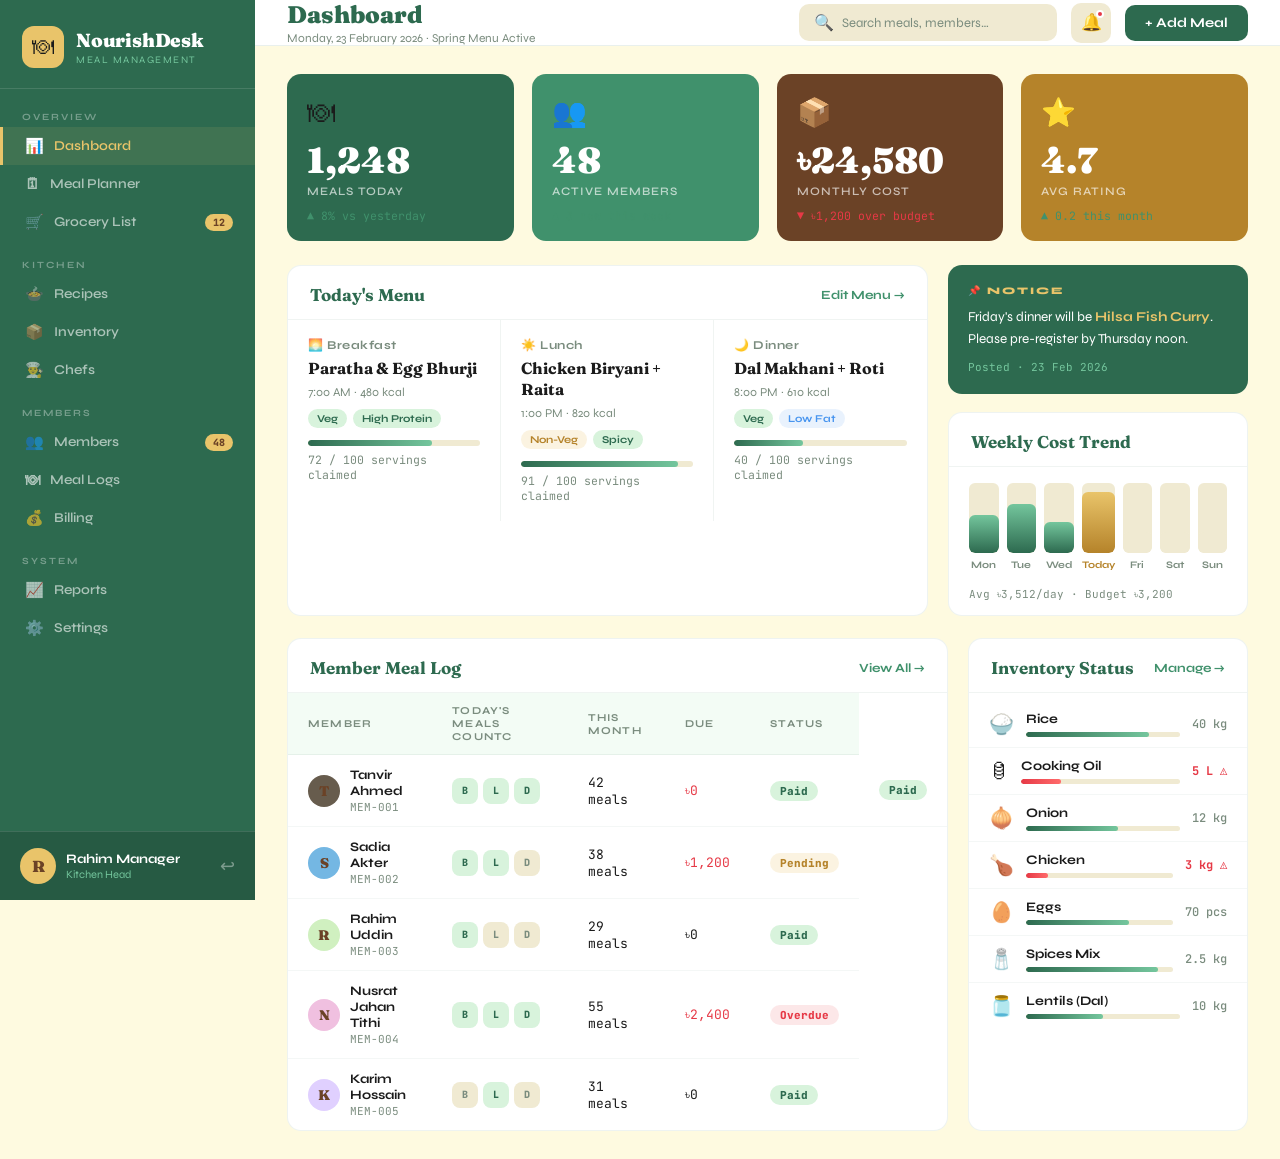
<file: WEEK1_HTML_CSS/index1.html>
<!DOCTYPE html>
<html lang="en">
<head>
  <meta charset="UTF-8" />
  <meta name="viewport" content="width=device-width, initial-scale=1.0"/>
  <title>NourishDesk — Meal Management</title>
  <link rel="preconnect" href="https://fonts.googleapis.com">
  <link href="https://fonts.googleapis.com/css2?family=Fraunces:ital,wght@0,300;0,600;0,900;1,300&family=Syne:wght@400;600;700;800&family=JetBrains+Mono:wght@400;500&display=swap" rel="stylesheet">
  <link rel="stylesheet" href="style1.css" />
</head>
<body>

<!-- ── SIDEBAR ── -->
<aside class="sidebar">
  <div class="sidebar-top">
    <div class="brand">
      <div class="brand-icon">🍽</div>
      <div>
        <div class="brand-name">NourishDesk</div>
        <div class="brand-tag">Meal Management</div>
      </div>
    </div>

    <nav class="nav">
      <div class="nav-group">
        <span class="nav-group-label">Overview</span>
        <a class="nav-link active"><i>📊</i> Dashboard</a>
        <a class="nav-link"><i>🗓</i> Meal Planner</a>
        <a class="nav-link"><i>🛒</i> Grocery List <span class="chip">12</span></a>
      </div>
      <div class="nav-group">
        <span class="nav-group-label">Kitchen</span>
        <a class="nav-link"><i>🍲</i> Recipes</a>
        <a class="nav-link"><i>📦</i> Inventory</a>
        <a class="nav-link"><i>👨‍🍳</i> Chefs</a>
      </div>
      <div class="nav-group">
        <span class="nav-group-label">Members</span>
        <a class="nav-link"><i>👥</i> Members <span class="chip">48</span></a>
        <a class="nav-link"><i>🍽</i> Meal Logs</a>
        <a class="nav-link"><i>💰</i> Billing</a>
      </div>
      <div class="nav-group">
        <span class="nav-group-label">System</span>
        <a class="nav-link"><i>📈</i> Reports</a>
        <a class="nav-link"><i>⚙️</i> Settings</a>
      </div>
    </nav>
  </div>

  <div class="sidebar-user">
    <div class="user-av">R</div>
    <div class="user-info">
      <div class="user-name">Rahim Manager</div>
      <div class="user-role">Kitchen Head</div>
    </div>
    <div class="logout-btn">↩</div>
  </div>
</aside>

<!-- ── MAIN ── -->
<div class="main">

  <!-- TOPBAR -->
  <header class="topbar">
    <div class="topbar-left">
      <h1 class="page-title">Dashboard</h1>
      <p class="page-sub">Monday, 23 February 2026 · Spring Menu Active</p>
    </div>
    <div class="topbar-right">
      <div class="search">
        <span class="search-icon">🔍</span>
        <input type="text" placeholder="Search meals, members…" />
      </div>
      <button class="icon-btn notif">🔔<span class="dot"></span></button>
      <button class="add-btn">+ Add Meal</button>
    </div>
  </header>

  <!-- CONTENT -->
  <div class="content">

    <!-- STAT CARDS -->
    <div class="stats">
      <div class="stat-card s1">
        <div class="stat-emoji">🍽</div>
        <div class="stat-val">1,248</div>
        <div class="stat-label">Meals Today</div>
        <div class="stat-delta up">▲ 8% vs yesterday</div>
      </div>
      <div class="stat-card s2">
        <div class="stat-emoji">👥</div>
        <div class="stat-val">48</div>
        <div class="stat-label">Active Members</div>
        <div class="stat-delta up">▲ 3 new this week</div>
      </div>
      <div class="stat-card s3">
        <div class="stat-emoji">📦</div>
        <div class="stat-val">৳24,580</div>
        <div class="stat-label">Monthly Cost</div>
        <div class="stat-delta dn">▼ ৳1,200 over budget</div>
      </div>
      <div class="stat-card s4">
        <div class="stat-emoji">⭐</div>
        <div class="stat-val">4.7</div>
        <div class="stat-label">Avg Rating</div>
        <div class="stat-delta up">▲ 0.2 this month</div>
      </div>
    </div>

    <!-- MID ROW -->
    <div class="mid-row">

      <!-- TODAY'S MENU -->
      <div class="card menu-card">
        <div class="card-head">
          <div class="card-title">Today's Menu</div>
          <a class="card-link" href="#">Edit Menu →</a>
        </div>
        <div class="menu-grid">
          <div class="menu-item">
            <div class="meal-time">🌅 Breakfast</div>
            <div class="meal-name">Paratha & Egg Bhurji</div>
            <div class="meal-meta">7:00 AM · 480 kcal</div>
            <div class="meal-tags">
              <span class="tag">Veg</span>
              <span class="tag">High Protein</span>
            </div>
            <div class="meal-bar"><div class="meal-fill" style="width:72%"></div></div>
            <div class="meal-count">72 / 100 servings claimed</div>
          </div>
          <div class="menu-item">
            <div class="meal-time">☀️ Lunch</div>
            <div class="meal-name">Chicken Biryani + Raita</div>
            <div class="meal-meta">1:00 PM · 820 kcal</div>
            <div class="meal-tags">
              <span class="tag tag-amber">Non-Veg</span>
              <span class="tag">Spicy</span>
            </div>
            <div class="meal-bar"><div class="meal-fill" style="width:91%"></div></div>
            <div class="meal-count">91 / 100 servings claimed</div>
          </div>
          <div class="menu-item">
            <div class="meal-time">🌙 Dinner</div>
            <div class="meal-name">Dal Makhani + Roti</div>
            <div class="meal-meta">8:00 PM · 610 kcal</div>
            <div class="meal-tags">
              <span class="tag">Veg</span>
              <span class="tag tag-blue">Low Fat</span>
            </div>
            <div class="meal-bar"><div class="meal-fill" style="width:40%"></div></div>
            <div class="meal-count">40 / 100 servings claimed</div>
          </div>
        </div>
      </div>

      <!-- QUICK PANEL -->
      <div class="quick-col">

        <!-- NOTICE -->
        <div class="notice-card">
          <div class="notice-label">📌 Notice</div>
          <div class="notice-text">Friday's dinner will be <strong>Hilsa Fish Curry</strong>. Please pre-register by Thursday noon.</div>
          <div class="notice-date">Posted · 23 Feb 2026</div>
        </div>

        <!-- WEEKLY COST -->
        <div class="card cost-card">
          <div class="card-head">
            <div class="card-title">Weekly Cost Trend</div>
          </div>
          <div class="cost-bars">
            <div class="cost-day"><div class="cost-bar-wrap"><div class="cost-bar" style="height:55%"></div></div><div class="cost-lbl">Mon</div></div>
            <div class="cost-day"><div class="cost-bar-wrap"><div class="cost-bar" style="height:70%"></div></div><div class="cost-lbl">Tue</div></div>
            <div class="cost-day"><div class="cost-bar-wrap"><div class="cost-bar" style="height:45%"></div></div><div class="cost-lbl">Wed</div></div>
            <div class="cost-day"><div class="cost-bar-wrap"><div class="cost-bar cb-today" style="height:88%"></div></div><div class="cost-lbl today-lbl">Today</div></div>
            <div class="cost-day"><div class="cost-bar-wrap"><div class="cost-bar cb-dim" style="height:30%"></div></div><div class="cost-lbl">Fri</div></div>
            <div class="cost-day"><div class="cost-bar-wrap"><div class="cost-bar cb-dim" style="height:30%"></div></div><div class="cost-lbl">Sat</div></div>
            <div class="cost-day"><div class="cost-bar-wrap"><div class="cost-bar cb-dim" style="height:30%"></div></div><div class="cost-lbl">Sun</div></div>
          </div>
          <div class="cost-note">Avg ৳3,512/day · Budget ৳3,200</div>
        </div>
      </div>
    </div>

    <!-- BOTTOM ROW -->
    <div class="bottom-row">

      <!-- MEMBER TABLE -->
      <div class="card">
        <div class="card-head">
          <div class="card-title">Member Meal Log</div>
          <a class="card-link" href="#">View All →</a>
        </div>
        <table class="meal-table">
          <thead>
            <tr>
              <th>Member</th>
              <th>Today's Meals countc</th>
              <th>This Month</th>
              <th>Due</th>
              <th>Status</th>
            </tr>
          </thead>
          <tbody>
            <tr>
              <td><div class="member-cell"><div class="mav" style="background:#675c4d">T</div><div><div class="m-name">Tanvir Ahmed</div><div class="m-id">MEM-001</div></div></div></td>
              <td><div class="meal-dots"><span class="mdot mdot-g" title="Breakfast">B</span><span class="mdot mdot-g" title="Lunch">L</span><span class="mdot mdot-g" title="Dinner">D</span></div></td>
              <td><span class="mono">42 meals</span></td>
              <td><span class="mono dn">৳0</span></td>
              <td><span class="badge badge-ok">Paid</span></td>
              <td><span class="badge badge-ok">Paid</span></td>
            </tr>
            <tr>
              <td><div class="member-cell"><div class="mav" style="background:#74b7e3">S</div><div><div class="m-name">Sadia Akter</div><div class="m-id">MEM-002</div></div></div></td>
              <td><div class="meal-dots"><span class="mdot mdot-g">B</span><span class="mdot mdot-g">L</span><span class="mdot mdot-n">D</span></div></td>
              <td><span class="mono">38 meals</span></td>
              <td><span class="mono dn">৳1,200</span></td>
              <td><span class="badge badge-warn">Pending</span></td>
            </tr>
            <tr>
              <td><div class="member-cell"><div class="mav" style="background:#d0f0c0">R</div><div><div class="m-name">Rahim Uddin</div><div class="m-id">MEM-003</div></div></div></td>
              <td><div class="meal-dots"><span class="mdot mdot-g">B</span><span class="mdot mdot-n">L</span><span class="mdot mdot-n">D</span></div></td>
              <td><span class="mono">29 meals</span></td>
              <td><span class="mono">৳0</span></td>
              <td><span class="badge badge-ok">Paid</span></td>
            </tr>
            <tr>
              <td><div class="member-cell"><div class="mav" style="background:#f0c0e0">N</div><div><div class="m-name">Nusrat Jahan Tithi</div><div class="m-id">MEM-004</div></div></div></td>
              <td><div class="meal-dots"><span class="mdot mdot-g">B</span><span class="mdot mdot-g">L</span><span class="mdot mdot-g">D</span></div></td>
              <td><span class="mono">55 meals</span></td>
              <td><span class="mono dn">৳2,400</span></td>
              <td><span class="badge badge-red">Overdue</span></td>
            </tr>
            <tr>
              <td><div class="member-cell"><div class="mav" style="background:#e0d0ff">K</div><div><div class="m-name">Karim Hossain</div><div class="m-id">MEM-005</div></div></div></td>
              <td><div class="meal-dots"><span class="mdot mdot-n">B</span><span class="mdot mdot-g">L</span><span class="mdot mdot-n">D</span></div></td>
              <td><span class="mono">31 meals</span></td>
              <td><span class="mono">৳0</span></td>
              <td><span class="badge badge-ok">Paid</span></td>
            </tr>
          </tbody>
        </table>
      </div>

      <!-- INVENTORY -->
      <div class="card inv-card">
        <div class="card-head">
          <div class="card-title">Inventory Status</div>
          <a class="card-link" href="#">Manage →</a>
        </div>
        <div class="inv-list">
          <div class="inv-item">
            <span class="inv-icon">🍚</span>
            <div class="inv-info">
              <div class="inv-name">Rice</div>
              <div class="inv-bar-wrap"><div class="inv-bar" style="width:80%"></div></div>
            </div>
            <div class="inv-qty">40 kg</div>
          </div>
          <div class="inv-item">
            <span class="inv-icon">🛢</span>
            <div class="inv-info">
              <div class="inv-name">Cooking Oil</div>
              <div class="inv-bar-wrap"><div class="inv-bar inv-warn" style="width:25%"></div></div>
            </div>
            <div class="inv-qty inv-low">5 L ⚠</div>
          </div>
          <div class="inv-item">
            <span class="inv-icon">🧅</span>
            <div class="inv-info">
              <div class="inv-name">Onion</div>
              <div class="inv-bar-wrap"><div class="inv-bar" style="width:60%"></div></div>
            </div>
            <div class="inv-qty">12 kg</div>
          </div>
          <div class="inv-item">
            <span class="inv-icon">🍗</span>
            <div class="inv-info">
              <div class="inv-name">Chicken</div>
              <div class="inv-bar-wrap"><div class="inv-bar inv-warn" style="width:15%"></div></div>
            </div>
            <div class="inv-qty inv-low">3 kg ⚠</div>
          </div>
          <div class="inv-item">
            <span class="inv-icon">🥚</span>
            <div class="inv-info">
              <div class="inv-name">Eggs</div>
              <div class="inv-bar-wrap"><div class="inv-bar" style="width:70%"></div></div>
            </div>
            <div class="inv-qty">70 pcs</div>
          </div>
          <div class="inv-item">
            <span class="inv-icon">🧂</span>
            <div class="inv-info">
              <div class="inv-name">Spices Mix</div>
              <div class="inv-bar-wrap"><div class="inv-bar" style="width:90%"></div></div>
            </div>
            <div class="inv-qty">2.5 kg</div>
          </div>
          <div class="inv-item">
            <span class="inv-icon">🫙</span>
            <div class="inv-info">
              <div class="inv-name">Lentils (Dal)</div>
              <div class="inv-bar-wrap"><div class="inv-bar" style="width:50%"></div></div>
            </div>
            <div class="inv-qty">10 kg</div>
          </div>
        </div>
      </div>

    </div>
  </div><!-- /content -->
</div><!-- /main -->

<script>
  document.querySelectorAll('.nav-link').forEach(link => {
    link.addEventListener('click', () => {
      document.querySelectorAll('.nav-link').forEach(l => l.classList.remove('active'));
      link.classList.add('active');
    });
  });
</script>
</body>
</html>
</file>
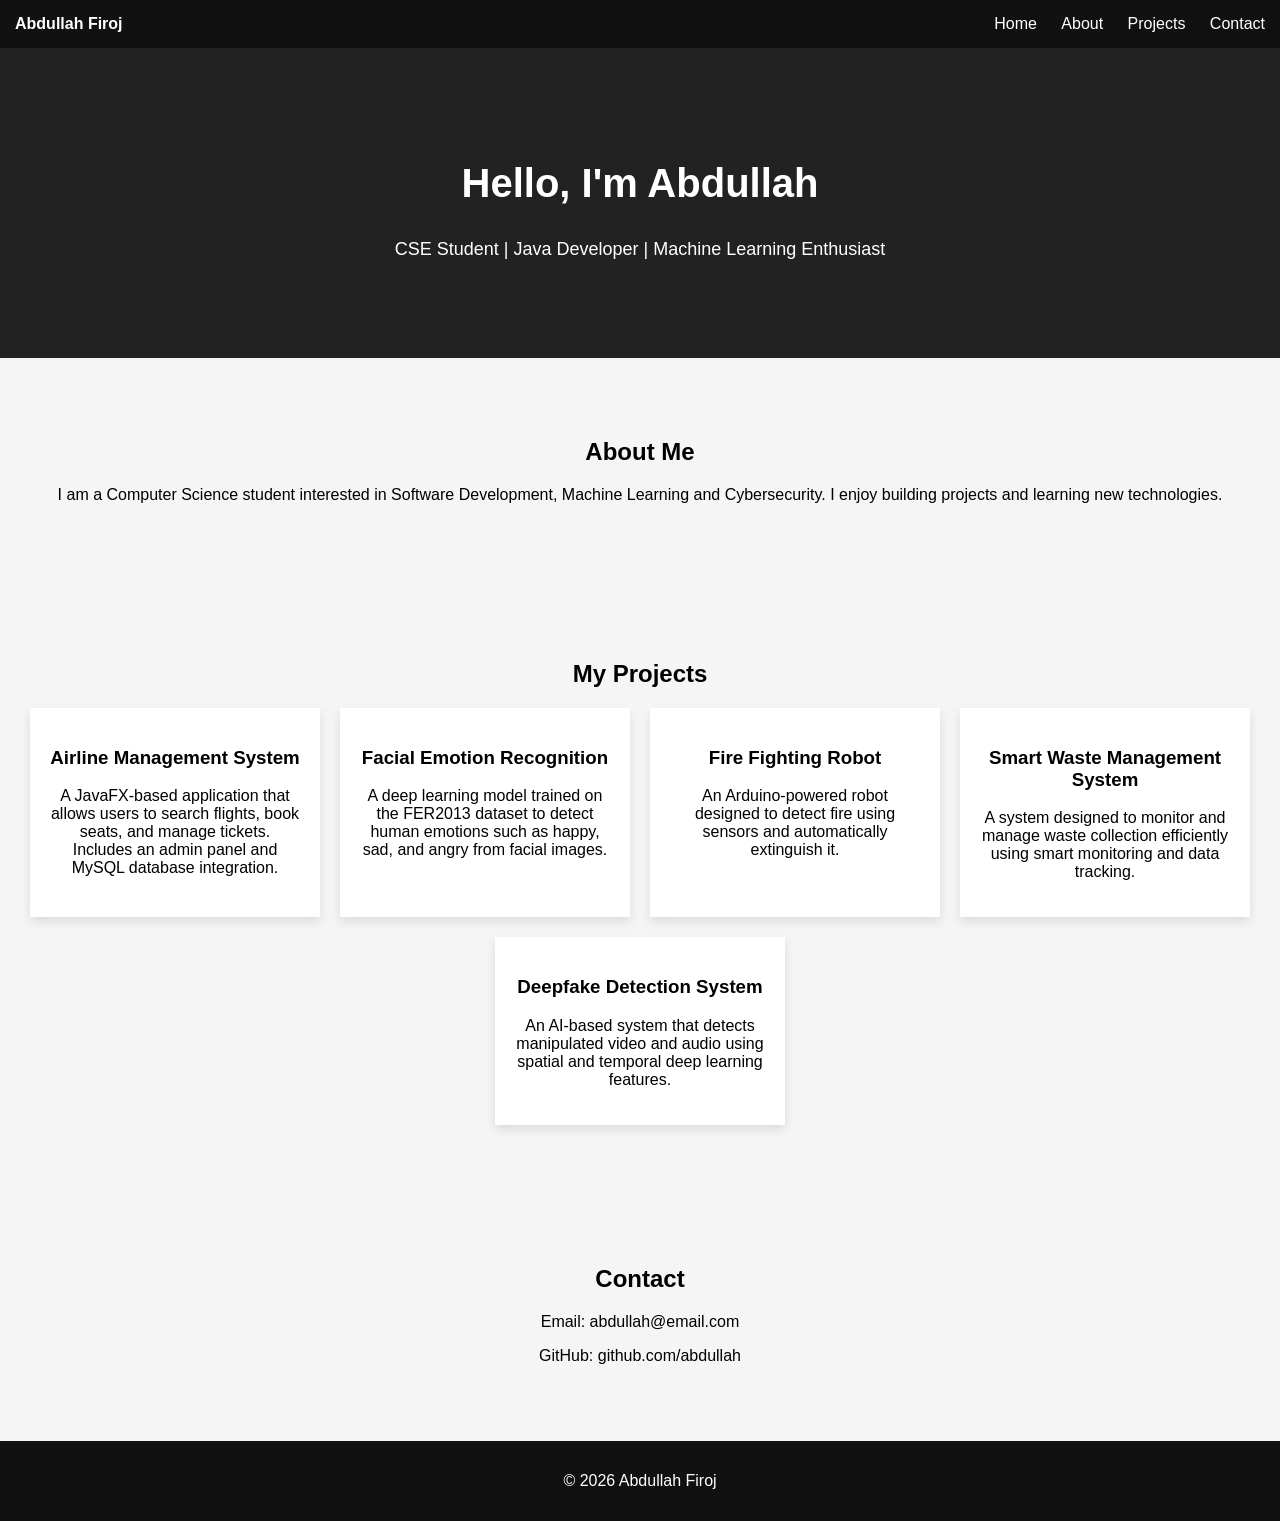
<file: WEEK1_HTML_CSS/index10.html>
<!DOCTYPE html>
<html lang="en">
<head>
<meta charset="UTF-8">
<meta name="viewport" content="width=device-width, initial-scale=1.0">
<title>Abdullah Firoj | Portfolio</title>

<style>

body{
    margin:0;
    font-family: Arial, sans-serif;
    background:#f5f5f5;
}

/* Navbar */
nav{
    background:#111;
    color:white;
    padding:15px;
    display:flex;
    justify-content:space-between;
}

nav a{
    color:white;
    text-decoration:none;
    margin-left:20px;
}

/* Hero Section */

.hero{
    text-align:center;
    padding:80px 20px;
    background:#222;
    color:white;
}

.hero h1{
    font-size:40px;
}

.hero p{
    font-size:18px;
}

/* Section */

.section{
    padding:60px 20px;
    text-align:center;
}

.projects{
    display:flex;
    justify-content:center;
    gap:20px;
    flex-wrap:wrap;
}

.card{
    background:white;
    padding:20px;
    width:250px;
    box-shadow:0 5px 10px rgba(0,0,0,0.1);
}

/* Footer */

footer{
    background:#111;
    color:white;
    text-align:center;
    padding:15px;
}

</style>
</head>

<body>

<!-- Navbar -->
<nav>
<div><b>Abdullah Firoj</b></div>
<div>
<a href="#">Home</a>
<a href="#about">About</a>
<a href="#projects">Projects</a>
<a href="#contact">Contact</a>
</div>
</nav>

<!-- Hero -->
<section class="hero">
<h1>Hello, I'm Abdullah</h1>
<p>CSE Student | Java Developer | Machine Learning Enthusiast</p>
</section>

<!-- About -->
<section class="section" id="about">
<h2>About Me</h2>
<p>
I am a Computer Science student interested in Software Development,
Machine Learning and Cybersecurity. I enjoy building projects and learning new technologies.
</p>
</section>

<!-- Projects -->
<section class="section" id="projects">
<h2>My Projects</h2>

<div class="projects">

<div class="card">
<h3>Airline Management System</h3>
<p>A JavaFX-based application that allows users to search flights, book seats, and manage tickets. Includes an admin panel and MySQL database integration.</p>
</div>

<div class="card">
<h3>Facial Emotion Recognition</h3>
<p>A deep learning model trained on the FER2013 dataset to detect human emotions such as happy, sad, and angry from facial images.</p>
</div>

<div class="card">
<h3>Fire Fighting Robot</h3>
<p>An Arduino-powered robot designed to detect fire using sensors and automatically extinguish it.</p>
</div>

<div class="card">
<h3>Smart Waste Management System</h3>
<p>A system designed to monitor and manage waste collection efficiently using smart monitoring and data tracking.</p>
</div>

<div class="card">
<h3>Deepfake Detection System</h3>
<p>An AI-based system that detects manipulated video and audio using spatial and temporal deep learning features.</p>
</div>

</div>
</section>

<!-- Contact -->
<section class="section" id="contact">
<h2>Contact</h2>
<p>Email: abdullah@email.com</p>
<p>GitHub: github.com/abdullah</p>
</section>

<footer>
<p>© 2026 Abdullah Firoj</p>
</footer>

</body>
</html>
</file>
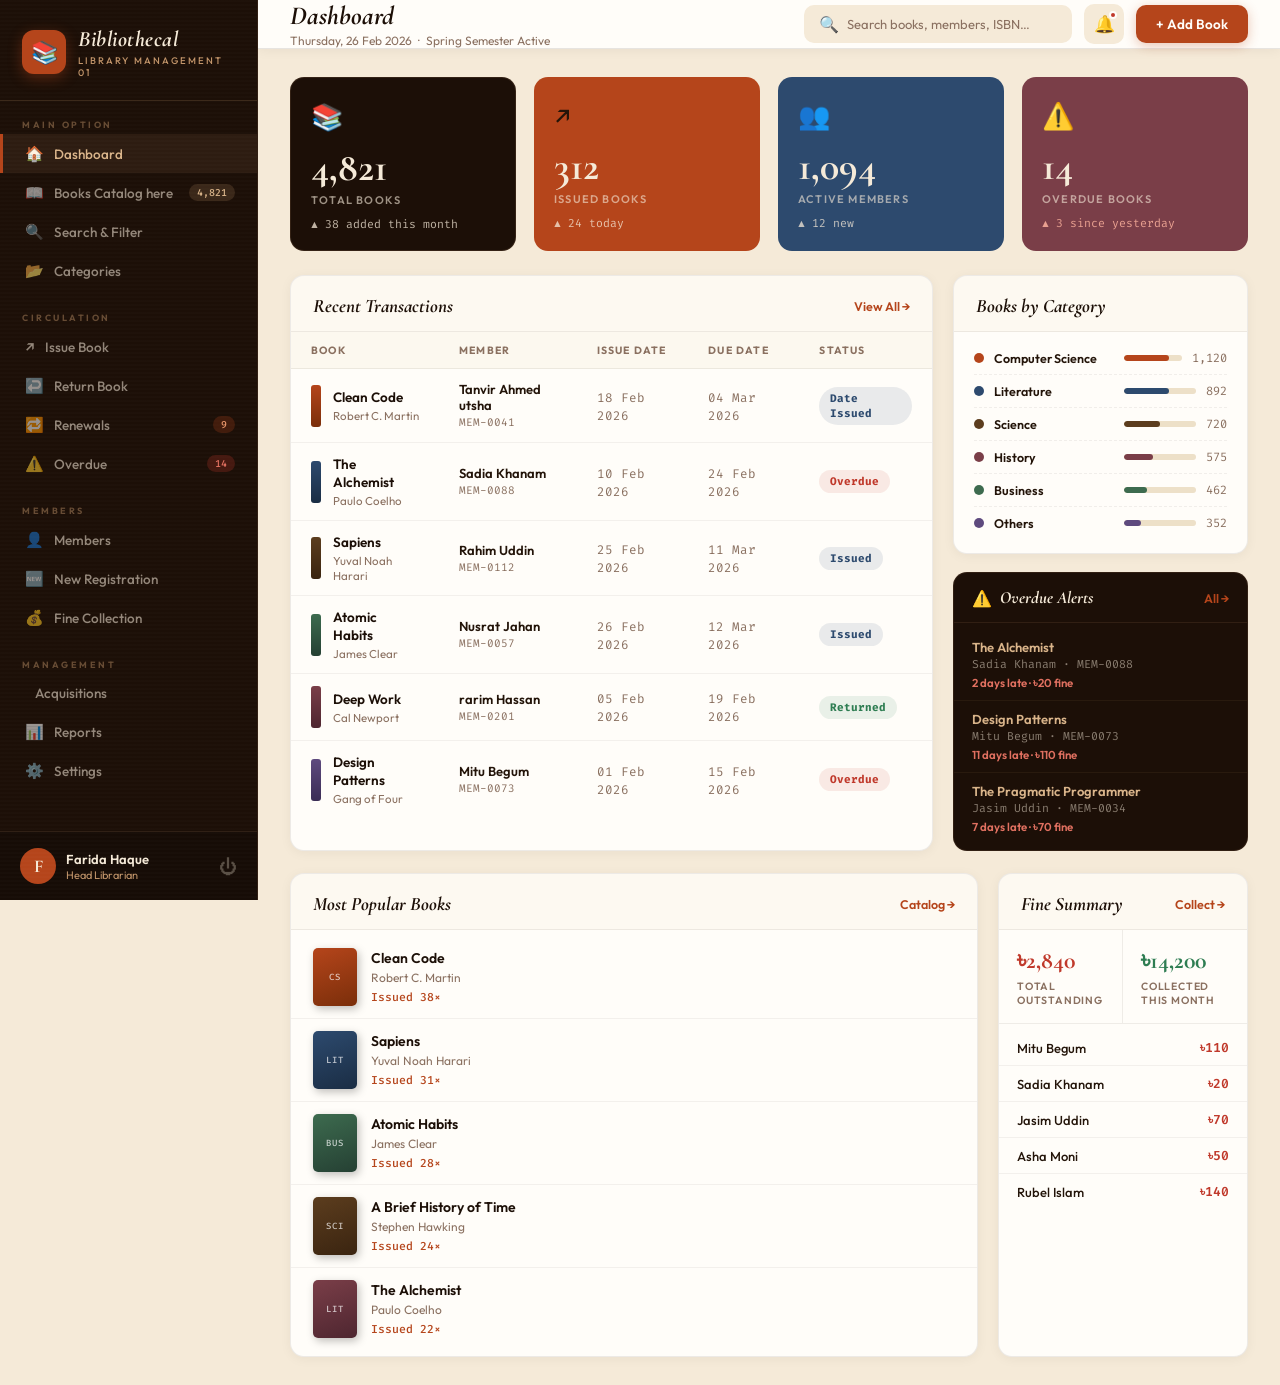
<file: WEEK1_HTML_CSS/index4.html>
<!DOCTYPE html>
<html lang="en">
<head>
  <meta charset="UTF-8"/>
  <meta name="viewport" content="width=device-width, initial-scale=1.0"/>
  <title>Bibliotheca — Library Management</title>
  <link rel="preconnect" href="https://fonts.googleapis.com">
  <link href="https://fonts.googleapis.com/css2?family=Cormorant+Garamond:ital,wght@0,400;0,600;0,700;1,400;1,600&family=Outfit:wght@300;400;500;600;700&family=Fira+Code:wght@400;500&display=swap" rel="stylesheet">
  <link rel="stylesheet" href="style4.css"/>
</head>
<body>

<!-- ── SIDEBAR for frontend ── -->
<aside class="sidebar">
  <div class="sidebar-inner">

    <div class="brand">
      <div class="brand-emblem">📚</div>
      <div class="brand-words">
        <div class="brand-name">Bibliothecal</div>
        <div class="brand-sub">Library Management 01</div>
      </div>
    </div>

    <div class="nav-section">
      <div class="nav-label">Main option</div>
      <a class="nav-item active"><span>🏠</span> Dashboard </a>
      <a class="nav-item"><span>📖</span> Books Catalog here <b class="pill">4,821</b></a>
      <a class="nav-item"><span>🔍</span> Search & Filter</a>
      <a class="nav-item"><span>📂</span> Categories</a>
    </div>

    <div class="nav-section">
      <div class="nav-label">Circulation</div>
      <a class="nav-item"><span>↗️</span> Issue Book</a>
      <a class="nav-item"><span>↩️</span> Return Book</a>
      <a class="nav-item"><span>🔁</span> Renewals <b class="pill warn">9</b></a>
      <a class="nav-item"><span>⚠️</span> Overdue <b class="pill danger">14</b></a>
    </div>

    <div class="nav-section">
      <div class="nav-label">Members</div>
      <a class="nav-item"><span>👤</span> Members</a>
      <a class="nav-item"><span>🆕</span> New Registration</a>
      <a class="nav-item"><span>💰</span> Fine Collection</a>
    </div>

    <div class="nav-section">
      <div class="nav-label">Management</div>
      <a class="nav-item"><span></span> Acquisitions</a>
      <a class="nav-item"><span>📊</span> Reports</a>
      <a class="nav-item"><span>⚙️</span> Settings</a>
    </div>
  </div>

  <div class="sidebar-foot">
    <div class="librarian-card">
      <div class="lib-av">F</div>
      <div class="lib-info">
        <div class="lib-name">Farida Haque</div>
        <div class="lib-role">Head Librarian</div>
      </div>
      <span class="lib-logout">⏻</span>
    </div>
  </div>
</aside>

<!-- ── MAIN ── -->
<div class="main">

  <!-- TOPBAR -->
  <header class="topbar">
    <div class="topbar-left">
      <h1 class="page-heading">Dashboard</h1>
      <p class="page-meta">Thursday, 26 Feb 2026 &nbsp;·&nbsp; Spring Semester Active</p>
    </div>
    <div class="topbar-right">
      <div class="searchbar">
        <span>🔍</span>
        <input type="text" placeholder="Search books, members, ISBN…"/>
      </div>
      <button class="tb-btn"><span>🔔</span><span class="notif-dot"></span></button>
      <button class="primary-btn">+ Add Book</button>
    </div>
  </header>

  <!-- PAGE CONTENT -->
  <div class="page-content">

    <!-- STAT CARDS -->
    <div class="stat-row">
      <div class="scard sc-dark">
        <div class="scard-icon">📚</div>
        <div class="scard-num">4,821</div>
        <div class="scard-lbl">Total Books</div>
        <div class="scard-change pos">▲ 38 added this month</div>
      </div>
      <div class="scard sc-rust">
        <div class="scard-icon">↗️</div>
        <div class="scard-num">312</div>
        <div class="scard-lbl">Issued Books</div>
        <div class="scard-change pos">▲ 24 today</div>
      </div>
      <div class="scard sc-slate">
        <div class="scard-icon">👥</div>
        <div class="scard-num">1,094</div>
        <div class="scard-lbl">Active Members</div>
        <div class="scard-change pos">▲ 12 new</div>
      </div>
      <div class="scard sc-wine">
        <div class="scard-icon">⚠️</div>
        <div class="scard-num">14</div>
        <div class="scard-lbl">Overdue Books</div>
        <div class="scard-change neg">▲ 3 since yesterday</div>
      </div>
    </div>

    <!-- ROW 2 -->
    <div class="row2">

      <!-- RECENT TRANSACTIONS -->
      <div class="panel">
        <div class="panel-head">
          <div class="panel-title">Recent Transactions</div>
          <a class="panel-link">View All →</a>
        </div>
        <table class="lib-table">
          <thead>
            <tr>
              <th>Book</th>
              <th>Member</th>
              <th>Issue Date</th>
              <th>Due Date</th>
              <th>Status</th>
              
            </tr>
          </thead>
          <tbody>
            <tr>
              <td>
                <div class="book-cell">
                  <div class="book-spine sp1"></div>
                  <div>
                    <div class="book-title">Clean Code</div>
                    <div class="book-author">Robert C. Martin</div>
                  </div>
                </div>
              </td>
              <td><div class="mem-name">Tanvir Ahmed utsha</div><div class="mem-id">MEM-0041</div></td>
              <td><span class="mono">18 Feb 2026</span></td>
              <td><span class="mono">04 Mar 2026</span></td>
              <td><span class="status st-issued">Date Issued</span></td>
            </tr>
            <tr>
              <td>
                <div class="book-cell">
                  <div class="book-spine sp2"></div>
                  <div>
                    <div class="book-title">The Alchemist</div>
                    <div class="book-author">Paulo Coelho</div>
                  </div>
                </div>
              </td>
              <td><div class="mem-name">Sadia Khanam</div><div class="mem-id">MEM-0088</div></td>
              <td><span class="mono">10 Feb 2026</span></td>
              <td><span class="mono">24 Feb 2026</span></td>
              <td><span class="status st-overdue">Overdue</span></td>
            </tr>
            <tr>
              <td>
                <div class="book-cell">
                  <div class="book-spine sp3"></div>
                  <div>
                    <div class="book-title">Sapiens</div>
                    <div class="book-author">Yuval Noah Harari</div>
                  </div>
                </div>
              </td>
              <td><div class="mem-name">Rahim Uddin</div><div class="mem-id">MEM-0112</div></td>
              <td><span class="mono">25 Feb 2026</span></td>
              <td><span class="mono">11 Mar 2026</span></td>
              <td><span class="status st-issued">Issued</span></td>
            </tr>
            <tr>
              <td>
                <div class="book-cell">
                  <div class="book-spine sp4"></div>
                  <div>
                    <div class="book-title">Atomic Habits</div>
                    <div class="book-author">James Clear</div>
                  </div>
                </div>
              </td>
              <td><div class="mem-name">Nusrat Jahan</div><div class="mem-id">MEM-0057</div></td>
              <td><span class="mono">26 Feb 2026</span></td>
              <td><span class="mono">12 Mar 2026</span></td>
              <td><span class="status st-issued">Issued</span></td>
            </tr>
            <tr>
              <td>
                <div class="book-cell">
                  <div class="book-spine sp5"></div>
                  <div>
                    <div class="book-title">Deep Work</div>
                    <div class="book-author">Cal Newport</div>
                  </div>
                </div>
              </td>
              <td><div class="mem-name">rarim Hassan</div><div class="mem-id">MEM-0201</div></td>
              <td><span class="mono">05 Feb 2026</span></td>
              <td><span class="mono">19 Feb 2026</span></td>
              <td><span class="status st-returned">Returned</span></td>
            </tr>
            <tr>
              <td>
                <div class="book-cell">
                  <div class="book-spine sp6"></div>
                  <div>
                    <div class="book-title">Design Patterns</div>
                    <div class="book-author">Gang of Four</div>
                  </div>
                </div>
              </td>
              <td><div class="mem-name">Mitu Begum</div><div class="mem-id">MEM-0073</div></td>
              <td><span class="mono">01 Feb 2026</span></td>
              <td><span class="mono">15 Feb 2026</span></td>
              <td><span class="status st-overdue">Overdue</span></td>
            </tr>
          </tbody>
        </table>
      </div>

      <!-- RIGHT PANEL -->
      <div class="right-col">

        <!-- CATEGORY CHART -->
        <div class="panel cat-panel">
          <div class="panel-head">
            <div class="panel-title">Books by Category</div>
          </div>
          <div class="cat-list">
            <div class="cat-item">
              <span class="cat-dot" style="background:#b5451b"></span>
              <span class="cat-name">Computer Science</span>
              <div class="cat-bar-wrap"><div class="cat-bar" style="width:78%; background:#b5451b"></div></div>
              <span class="cat-count">1,120</span>
            </div>
            <div class="cat-item">
              <span class="cat-dot" style="background:#2d4a6e"></span>
              <span class="cat-name">Literature</span>
              <div class="cat-bar-wrap"><div class="cat-bar" style="width:62%; background:#2d4a6e"></div></div>
              <span class="cat-count">892</span>
            </div>
            <div class="cat-item">
              <span class="cat-dot" style="background:#5c3d1e"></span>
              <span class="cat-name">Science</span>
              <div class="cat-bar-wrap"><div class="cat-bar" style="width:50%; background:#5c3d1e"></div></div>
              <span class="cat-count">720</span>
            </div>
            <div class="cat-item">
              <span class="cat-dot" style="background:#7a3e48"></span>
              <span class="cat-name">History</span>
              <div class="cat-bar-wrap"><div class="cat-bar" style="width:40%; background:#7a3e48"></div></div>
              <span class="cat-count">575</span>
            </div>
            <div class="cat-item">
              <span class="cat-dot" style="background:#3d6b4f"></span>
              <span class="cat-name">Business</span>
              <div class="cat-bar-wrap"><div class="cat-bar" style="width:32%; background:#3d6b4f"></div></div>
              <span class="cat-count">462</span>
            </div>
            <div class="cat-item">
              <span class="cat-dot" style="background:#5e4a7e"></span>
              <span class="cat-name">Others</span>
              <div class="cat-bar-wrap"><div class="cat-bar" style="width:24%; background:#5e4a7e"></div></div>
              <span class="cat-count">352</span>
            </div>
          </div>
        </div>

        <!-- OVERDUE ALERT -->
        <div class="overdue-alert">
          <div class="ov-header">
            <span class="ov-icon">⚠️</span>
            <span class="ov-title">Overdue Alerts</span>
            <a class="panel-link" style="margin-left:auto">All →</a>
          </div>
          <div class="ov-list">
            <div class="ov-item">
              <div class="ov-book">The Alchemist</div>
              <div class="ov-mem">Sadia Khanam · MEM-0088</div>
              <div class="ov-days">2 days late · ৳20 fine</div>
            </div>
            <div class="ov-item">
              <div class="ov-book">Design Patterns</div>
              <div class="ov-mem">Mitu Begum · MEM-0073</div>
              <div class="ov-days">11 days late · ৳110 fine</div>
            </div>
            <div class="ov-item">
              <div class="ov-book">The Pragmatic Programmer</div>
              <div class="ov-mem">Jasim Uddin · MEM-0034</div>
              <div class="ov-days">7 days late · ৳70 fine</div>
            </div>
          </div>
        </div>

      </div>
    </div>

    <!-- ROW 3 -->
    <div class="row3">

      <!-- POPULAR BOOKS -->
      <div class="panel">
        <div class="panel-head">
          <div class="panel-title">Most Popular Books</div>
          <a class="panel-link">Catalog →</a>
        </div>
        <div class="popular-grid">
          <div class="pop-book">
            <div class="pop-spine" style="background: linear-gradient(160deg,#b5451b,#7a2e0a)">CS</div>
            <div class="pop-info">
              <div class="pop-title">Clean Code</div>
              <div class="pop-auth">Robert C. Martin</div>
              <div class="pop-meta"><span class="pop-issued">Issued 38×</span></div>
            </div>
          </div>
          <div class="pop-book">
            <div class="pop-spine" style="background: linear-gradient(160deg,#2d4a6e,#1a2d44)">LIT</div>
            <div class="pop-info">
              <div class="pop-title">Sapiens</div>
              <div class="pop-auth">Yuval Noah Harari</div>
              <div class="pop-meta"><span class="pop-issued">Issued 31×</span></div>
            </div>
          </div>
          <div class="pop-book">
            <div class="pop-spine" style="background: linear-gradient(160deg,#3d6b4f,#254033)">BUS</div>
            <div class="pop-info">
              <div class="pop-title">Atomic Habits</div>
              <div class="pop-auth">James Clear</div>
              <div class="pop-meta"><span class="pop-issued">Issued 28×</span></div>
            </div>
          </div>
          <div class="pop-book">
            <div class="pop-spine" style="background: linear-gradient(160deg,#5c3d1e,#3a2410)">SCI</div>
            <div class="pop-info">
              <div class="pop-title">A Brief History of Time</div>
              <div class="pop-auth">Stephen Hawking</div>
              <div class="pop-meta"><span class="pop-issued">Issued 24×</span></div>
            </div>
          </div>
          <div class="pop-book">
            <div class="pop-spine" style="background: linear-gradient(160deg,#7a3e48,#4e2630)">LIT</div>
            <div class="pop-info">
              <div class="pop-title">The Alchemist</div>
              <div class="pop-auth">Paulo Coelho</div>
              <div class="pop-meta"><span class="pop-issued">Issued 22×</span></div>
            </div>
          </div>
        </div>
      </div>

      <!-- FINE SUMMARY -->
      <div class="panel fine-panel">
        <div class="panel-head">
          <div class="panel-title">Fine Summary</div>
          <a class="panel-link">Collect →</a>
        </div>
        <div class="fine-stats">
          <div class="fine-block">
            <div class="fine-val">৳2,840</div>
            <div class="fine-lbl">Total Outstanding</div>
          </div>
          <div class="fine-block">
            <div class="fine-val fine-green">৳14,200</div>
            <div class="fine-lbl">Collected This Month</div>
          </div>
        </div>
        <div class="fine-members">
          <div class="fine-row">
            <div class="fine-mem">Mitu Begum</div>
            <div class="fine-amt red">৳110</div>
          </div>
          <div class="fine-row">
            <div class="fine-mem">Sadia Khanam</div>
            <div class="fine-amt red">৳20</div>
          </div>
          <div class="fine-row">
            <div class="fine-mem">Jasim Uddin</div>
            <div class="fine-amt red">৳70</div>
          </div>
          <div class="fine-row">
            <div class="fine-mem">Asha Moni</div>
            <div class="fine-amt red">৳50</div>
          </div>
          <div class="fine-row">
            <div class="fine-mem">Rubel Islam</div>
            <div class="fine-amt red">৳140</div>
          </div>
        </div>
      </div>

    </div>
  </div>
</div>

<script>
  document.querySelectorAll('.nav-item').forEach(el => {
    el.addEventListener('click', () => {
      document.querySelectorAll('.nav-item').forEach(i => i.classList.remove('active'));
      el.classList.add('active');
    });
  });
</script>
</body>
</html>
</file>
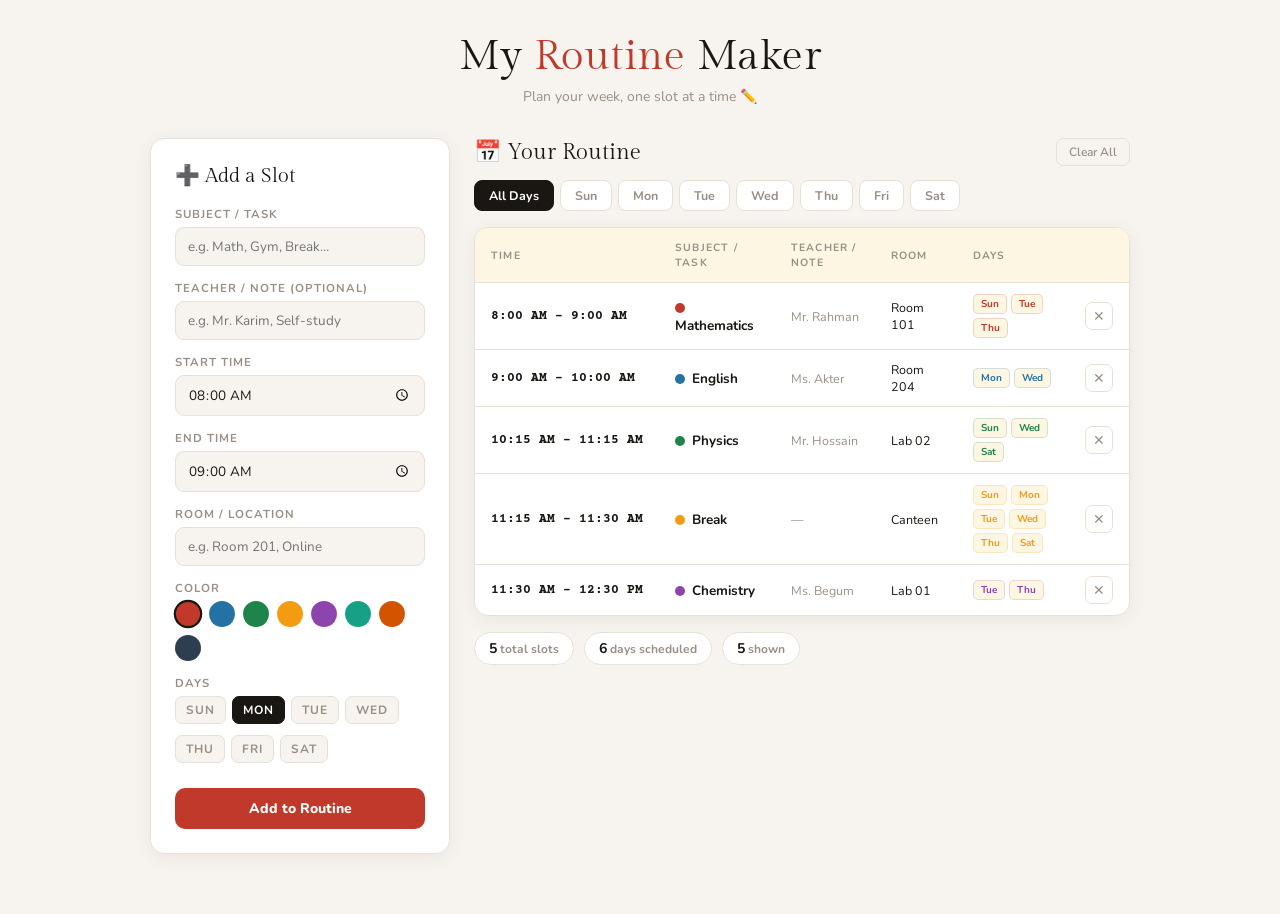
<file: WEEK1_HTML_CSS/index6.html>
<!DOCTYPE html>
<html lang="en">
<head>
  <meta charset="UTF-8"/>
  <meta name="viewport" content="width=device-width, initial-scale=1.0"/>
  <title>Routine Maker</title>
  <link href="https://fonts.googleapis.com/css2?family=Gilda+Display&family=Nunito:wght@400;500;600;700;800&family=Courier+Prime:wght@400;700&display=swap" rel="stylesheet">
  <style>
    *, *::before, *::after { margin: 0; padding: 0; box-sizing: border-box; }

    :root {
      --bg:       #f7f3ee;
      --card:     #ffffff;
      --ink:      #1a1612;
      --muted:    #9a8f85;
      --border:   #e8e0d5;
      --accent:   #c0392b;
      --accent2:  #2471a3;
      --accent3:  #1e8449;
      --yellow:   #f39c12;
      --tag-bg:   #fdf6e3;
      --r: 14px;
    }

    body {
      font-family: 'Nunito', sans-serif;
      background: var(--bg);
      color: var(--ink);
      min-height: 100vh;
      padding: 32px 20px 60px;
    }

    /* ── HEADER ── */
    .header {
      text-align: center;
      margin-bottom: 32px;
      animation: fadeDown .5s ease both;
    }

    .header-title {
      font-family: 'Gilda Display', serif;
      font-size: 42px;
      color: var(--ink);
      letter-spacing: .5px;
    }

    .header-title span { color: var(--accent); }

    .header-sub {
      font-size: 14px;
      color: var(--muted);
      margin-top: 6px;
    }

    /* ── MAIN LAYOUT ── */
    .wrapper {
      max-width: 980px;
      margin: 0 auto;
      display: grid;
      grid-template-columns: 300px 1fr;
      gap: 24px;
      align-items: start;
    }

    /* ── ADD FORM ── */
    .form-card {
      background: var(--card);
      border-radius: var(--r);
      border: 1.5px solid var(--border);
      padding: 24px;
      position: sticky;
      top: 20px;
      animation: fadeUp .5s ease .1s both;
      box-shadow: 0 4px 20px rgba(26,22,18,.06);
    }

    .form-title {
      font-family: 'Gilda Display', serif;
      font-size: 20px;
      margin-bottom: 18px;
      color: var(--ink);
    }

    .form-group { margin-bottom: 14px; }

    label {
      display: block;
      font-size: 11.5px;
      font-weight: 700;
      text-transform: uppercase;
      letter-spacing: 1px;
      color: var(--muted);
      margin-bottom: 5px;
    }

    input[type="text"],
    input[type="time"],
    select {
      width: 100%;
      padding: 9px 12px;
      border: 1.5px solid var(--border);
      border-radius: 9px;
      background: var(--bg);
      font-family: 'Nunito', sans-serif;
      font-size: 13.5px;
      color: var(--ink);
      outline: none;
      transition: border-color .2s;
    }

    input:focus, select:focus { border-color: var(--accent); background: #fff; }

    .color-row {
      display: flex;
      gap: 8px;
      flex-wrap: wrap;
    }

    .color-opt {
      width: 26px; height: 26px;
      border-radius: 50%;
      cursor: pointer;
      border: 2.5px solid transparent;
      transition: transform .15s, border-color .15s;
    }

    .color-opt:hover { transform: scale(1.15); }
    .color-opt.selected { border-color: var(--ink); transform: scale(1.1); }

    .day-checks {
      display: flex;
      flex-wrap: wrap;
      gap: 6px;
    }

    .day-check {
      display: none;
    }

    .day-label {
      padding: 5px 10px;
      border-radius: 7px;
      border: 1.5px solid var(--border);
      font-size: 12px;
      font-weight: 700;
      cursor: pointer;
      transition: all .15s;
      color: var(--muted);
      background: var(--bg);
      user-select: none;
    }

    .day-check:checked + .day-label {
      background: var(--ink);
      color: #fff;
      border-color: var(--ink);
    }

    .add-btn {
      width: 100%;
      padding: 11px;
      background: var(--accent);
      color: white;
      border: none;
      border-radius: 10px;
      font-family: 'Nunito', sans-serif;
      font-size: 14px;
      font-weight: 800;
      cursor: pointer;
      transition: background .2s, transform .15s;
      margin-top: 6px;
    }

    .add-btn:hover { background: #a93226; transform: translateY(-1px); }

    /* ── ROUTINE TABLE ── */
    .routine-area {
      animation: fadeUp .5s ease .2s both;
    }

    .routine-top {
      display: flex;
      align-items: center;
      justify-content: space-between;
      margin-bottom: 14px;
    }

    .routine-heading {
      font-family: 'Gilda Display', serif;
      font-size: 22px;
    }

    .clear-btn {
      font-size: 12px;
      color: var(--muted);
      background: none;
      border: 1px solid var(--border);
      border-radius: 7px;
      padding: 5px 12px;
      cursor: pointer;
      font-family: 'Nunito', sans-serif;
      font-weight: 600;
      transition: all .15s;
    }

    .clear-btn:hover { border-color: var(--accent); color: var(--accent); }

    /* Day filter tabs */
    .day-tabs {
      display: flex;
      gap: 6px;
      margin-bottom: 16px;
      flex-wrap: wrap;
    }

    .day-tab {
      padding: 6px 14px;
      border-radius: 8px;
      font-size: 12.5px;
      font-weight: 700;
      cursor: pointer;
      border: 1.5px solid var(--border);
      background: var(--card);
      color: var(--muted);
      transition: all .15s;
    }

    .day-tab:hover { border-color: var(--ink); color: var(--ink); }
    .day-tab.active { background: var(--ink); color: #fff; border-color: var(--ink); }

    /* Table */
    .table-wrap {
      background: var(--card);
      border-radius: var(--r);
      border: 1.5px solid var(--border);
      overflow: hidden;
      box-shadow: 0 4px 20px rgba(26,22,18,.06);
    }

    table {
      width: 100%;
      border-collapse: collapse;
    }

    thead th {
      font-size: 10.5px;
      font-weight: 700;
      text-transform: uppercase;
      letter-spacing: 1.2px;
      color: var(--muted);
      padding: 12px 16px;
      text-align: left;
      background: var(--tag-bg);
      border-bottom: 1.5px solid var(--border);
    }

    tbody tr {
      border-bottom: 1px solid var(--border);
      transition: background .15s;
      animation: slideIn .3s ease both;
    }

    tbody tr:last-child { border-bottom: none; }
    tbody tr:hover { background: var(--tag-bg); }

    tbody td {
      padding: 11px 16px;
      font-size: 13.5px;
      vertical-align: middle;
    }

    .time-cell {
      font-family: 'Courier Prime', monospace;
      font-size: 13px;
      font-weight: 700;
      color: var(--ink);
      white-space: nowrap;
    }

    .subject-cell { font-weight: 700; }

    .color-dot {
      display: inline-block;
      width: 10px; height: 10px;
      border-radius: 50%;
      margin-right: 7px;
      vertical-align: middle;
    }

    .day-pills { display: flex; gap: 4px; flex-wrap: wrap; }

    .day-pill {
      font-size: 10px;
      font-weight: 700;
      padding: 2px 7px;
      border-radius: 5px;
      background: var(--tag-bg);
      border: 1px solid var(--border);
      color: var(--muted);
    }

    .del-btn {
      background: none;
      border: 1.5px solid var(--border);
      border-radius: 7px;
      width: 28px; height: 28px;
      cursor: pointer;
      font-size: 14px;
      display: grid;
      place-items: center;
      transition: all .15s;
      color: var(--muted);
    }

    .del-btn:hover { background: #fdecea; border-color: var(--accent); color: var(--accent); }

    /* Empty state */
    .empty-state {
      text-align: center;
      padding: 60px 20px;
      color: var(--muted);
    }

    .empty-icon { font-size: 48px; margin-bottom: 12px; }
    .empty-text { font-size: 14px; }

    /* ── SUMMARY ROW ── */
    .summary {
      display: flex;
      gap: 10px;
      margin-top: 16px;
      flex-wrap: wrap;
    }

    .summary-pill {
      font-size: 12px;
      font-weight: 700;
      padding: 6px 14px;
      border-radius: 20px;
      background: var(--card);
      border: 1.5px solid var(--border);
      color: var(--muted);
    }

    .summary-pill span { color: var(--ink); font-size: 14px; }

    /* ── ANIMATIONS ── */
    @keyframes fadeDown {
      from { opacity: 0; transform: translateY(-16px); }
      to   { opacity: 1; transform: translateY(0); }
    }
    @keyframes fadeUp {
      from { opacity: 0; transform: translateY(16px); }
      to   { opacity: 1; transform: translateY(0); }
    }
    @keyframes slideIn {
      from { opacity: 0; transform: translateX(-10px); }
      to   { opacity: 1; transform: translateX(0); }
    }

    @media (max-width: 720px) {
      .wrapper { grid-template-columns: 1fr; }
      .form-card { position: static; }
    }
  </style>
</head>
<body>

<div class="header">
  <div class="header-title">My <span>Routine</span> Maker</div>
  <div class="header-sub">Plan your week, one slot at a time ✏️</div>
</div>

<div class="wrapper">

  <!-- FORM -->
  <div class="form-card">
    <div class="form-title">➕ Add a Slot</div>

    <div class="form-group">
      <label>Subject / Task</label>
      <input type="text" id="subject" placeholder="e.g. Math, Gym, Break…"/>
    </div>

    <div class="form-group">
      <label>Teacher / Note (optional)</label>
      <input type="text" id="teacher" placeholder="e.g. Mr. Karim, Self-study"/>
    </div>

    <div class="form-group">
      <label>Start Time</label>
      <input type="time" id="start" value="08:00"/>
    </div>

    <div class="form-group">
      <label>End Time</label>
      <input type="time" id="end" value="09:00"/>
    </div>

    <div class="form-group">
      <label>Room / Location</label>
      <input type="text" id="room" placeholder="e.g. Room 201, Online"/>
    </div>

    <div class="form-group">
      <label>Color</label>
      <div class="color-row" id="colorRow">
        <div class="color-opt selected" data-color="#c0392b" style="background:#c0392b"></div>
        <div class="color-opt" data-color="#2471a3" style="background:#2471a3"></div>
        <div class="color-opt" data-color="#1e8449" style="background:#1e8449"></div>
        <div class="color-opt" data-color="#f39c12" style="background:#f39c12"></div>
        <div class="color-opt" data-color="#8e44ad" style="background:#8e44ad"></div>
        <div class="color-opt" data-color="#16a085" style="background:#16a085"></div>
        <div class="color-opt" data-color="#d35400" style="background:#d35400"></div>
        <div class="color-opt" data-color="#2c3e50" style="background:#2c3e50"></div>
      </div>
    </div>

    <div class="form-group">
      <label>Days</label>
      <div class="day-checks">
        <input class="day-check" type="checkbox" id="dSun" value="Sun"><label class="day-label" for="dSun">Sun</label>
        <input class="day-check" type="checkbox" id="dMon" value="Mon" checked><label class="day-label" for="dMon">Mon</label>
        <input class="day-check" type="checkbox" id="dTue" value="Tue"><label class="day-label" for="dTue">Tue</label>
        <input class="day-check" type="checkbox" id="dWed" value="Wed"><label class="day-label" for="dWed">Wed</label>
        <input class="day-check" type="checkbox" id="dThu" value="Thu"><label class="day-label" for="dThu">Thu</label>
        <input class="day-check" type="checkbox" id="dFri" value="Fri"><label class="day-label" for="dFri">Fri</label>
        <input class="day-check" type="checkbox" id="dSat" value="Sat"><label class="day-label" for="dSat">Sat</label>
      </div>
    </div>

    <button class="add-btn" onclick="addSlot()">Add to Routine</button>
  </div>

  <!-- ROUTINE TABLE -->
  <div class="routine-area">
    <div class="routine-top">
      <div class="routine-heading">📅 Your Routine</div>
      <button class="clear-btn" onclick="clearAll()">Clear All</button>
    </div>

    <div class="day-tabs">
      <div class="day-tab active" data-day="All" onclick="filterDay(this)">All Days</div>
      <div class="day-tab" data-day="Sun" onclick="filterDay(this)">Sun</div>
      <div class="day-tab" data-day="Mon" onclick="filterDay(this)">Mon</div>
      <div class="day-tab" data-day="Tue" onclick="filterDay(this)">Tue</div>
      <div class="day-tab" data-day="Wed" onclick="filterDay(this)">Wed</div>
      <div class="day-tab" data-day="Thu" onclick="filterDay(this)">Thu</div>
      <div class="day-tab" data-day="Fri" onclick="filterDay(this)">Fri</div>
      <div class="day-tab" data-day="Sat" onclick="filterDay(this)">Sat</div>
    </div>

    <div class="table-wrap">
      <table>
        <thead>
          <tr>
            <th>Time</th>
            <th>Subject / Task</th>
            <th>Teacher / Note</th>
            <th>Room</th>
            <th>Days</th>
            <th></th>
          </tr>
        </thead>
        <tbody id="routineBody">
          <!-- rows injected here -->
        </tbody>
      </table>
      <div class="empty-state" id="emptyState">
        <div class="empty-icon">🗒️</div>
        <div class="empty-text">No slots yet. Add your first class or task!</div>
      </div>
    </div>

    <div class="summary" id="summary"></div>
  </div>
</div>

<script>
  const DAYS = ['Sun','Mon','Tue','Wed','Thu','Fri','Sat'];
  let slots = JSON.parse(localStorage.getItem('routine_slots') || '[]');
  let selectedColor = '#c0392b';
  let activeFilter = 'All';

  // Color picker
  document.querySelectorAll('.color-opt').forEach(opt => {
    opt.addEventListener('click', () => {
      document.querySelectorAll('.color-opt').forEach(o => o.classList.remove('selected'));
      opt.classList.add('selected');
      selectedColor = opt.dataset.color;
    });
  });

  function getCheckedDays() {
    return DAYS.filter(d => document.getElementById('d' + d).checked);
  }

  function fmt12(time24) {
    if (!time24) return '';
    const [h, m] = time24.split(':').map(Number);
    const ampm = h >= 12 ? 'PM' : 'AM';
    const h12 = h % 12 || 12;
    return `${h12}:${String(m).padStart(2,'0')} ${ampm}`;
  }

  function addSlot() {
    const subject = document.getElementById('subject').value.trim();
    const teacher = document.getElementById('teacher').value.trim();
    const start   = document.getElementById('start').value;
    const end     = document.getElementById('end').value;
    const room    = document.getElementById('room').value.trim();
    const days    = getCheckedDays();

    if (!subject) { alert('Please enter a subject or task!'); return; }
    if (!start || !end) { alert('Please set start and end time!'); return; }
    if (days.length === 0) { alert('Please select at least one day!'); return; }

    const slot = { id: Date.now(), subject, teacher, start, end, room, days, color: selectedColor };
    slots.push(slot);
    slots.sort((a, b) => a.start.localeCompare(b.start));
    save();
    render();

    // Reset
    document.getElementById('subject').value = '';
    document.getElementById('teacher').value = '';
    document.getElementById('room').value = '';
  }

  function deleteSlot(id) {
    slots = slots.filter(s => s.id !== id);
    save();
    render();
  }

  function clearAll() {
    if (slots.length === 0) return;
    if (confirm('Clear all slots?')) { slots = []; save(); render(); }
  }

  function filterDay(el) {
    document.querySelectorAll('.day-tab').forEach(t => t.classList.remove('active'));
    el.classList.add('active');
    activeFilter = el.dataset.day;
    render();
  }

  function save() {
    localStorage.setItem('routine_slots', JSON.stringify(slots));
  }

  function render() {
    const body  = document.getElementById('routineBody');
    const empty = document.getElementById('emptyState');
    const sumEl = document.getElementById('summary');
    body.innerHTML = '';

    const filtered = activeFilter === 'All'
      ? slots
      : slots.filter(s => s.days.includes(activeFilter));

    if (filtered.length === 0) {
      empty.style.display = 'block';
      sumEl.innerHTML = '';
      return;
    }

    empty.style.display = 'none';

    filtered.forEach((s, i) => {
      const tr = document.createElement('tr');
      tr.style.animationDelay = (i * 0.04) + 's';
      tr.innerHTML = `
        <td class="time-cell">${fmt12(s.start)} – ${fmt12(s.end)}</td>
        <td class="subject-cell">
          <span class="color-dot" style="background:${s.color}"></span>${s.subject}
        </td>
        <td style="color:var(--muted);font-size:12.5px">${s.teacher || '—'}</td>
        <td style="font-size:12.5px">${s.room || '—'}</td>
        <td>
          <div class="day-pills">
            ${s.days.map(d => `<span class="day-pill" style="border-color:${s.color}30;color:${s.color}">${d}</span>`).join('')}
          </div>
        </td>
        <td>
          <button class="del-btn" onclick="deleteSlot(${s.id})" title="Delete">✕</button>
        </td>
      `;
      body.appendChild(tr);
    });

    // Summary
    const totalSlots = slots.length;
    const totalDays  = [...new Set(slots.flatMap(s => s.days))].length;
    sumEl.innerHTML = `
      <div class="summary-pill"><span>${totalSlots}</span> total slots</div>
      <div class="summary-pill"><span>${totalDays}</span> days scheduled</div>
      <div class="summary-pill"><span>${filtered.length}</span> shown</div>
    `;
  }

  // Init with sample data if empty
  if (slots.length === 0) {
    slots = [
      { id: 1, subject: 'Mathematics', teacher: 'Mr. Rahman', start: '08:00', end: '09:00', room: 'Room 101', days: ['Sun','Tue','Thu'], color: '#c0392b' },
      { id: 2, subject: 'English',     teacher: 'Ms. Akter',  start: '09:00', end: '10:00', room: 'Room 204', days: ['Mon','Wed'],       color: '#2471a3' },
      { id: 3, subject: 'Physics',     teacher: 'Mr. Hossain',start: '10:15', end: '11:15', room: 'Lab 02',   days: ['Sun','Wed','Sat'], color: '#1e8449' },
      { id: 4, subject: 'Break',       teacher: '',           start: '11:15', end: '11:30', room: 'Canteen',  days: ['Sun','Mon','Tue','Wed','Thu','Sat'], color: '#f39c12' },
      { id: 5, subject: 'Chemistry',   teacher: 'Ms. Begum',  start: '11:30', end: '12:30', room: 'Lab 01',   days: ['Tue','Thu'],       color: '#8e44ad' },
    ];
    save();
  }

  render();
</script>
</body>
</html>
</file>
<file: WEEK1_HTML_CSS/style1.css>
/* ── RESET & ROOT ── */
*, *::before, *::after { margin: 0; padding: 0; box-sizing: border-box; }

:root {
  --green:      #2d6a4f;
  --green-mid:  #40916c;
  --green-lt:   #74c69d;
  --green-pale: #d8f3dc;
  --amber:      #e9c46a;
  --amber-dk:   #b5832a;
  --red:        #e63946;
  --blue:       #4895ef;
  --cream:      #fefae0;
  --cream-dk:   #f0ead2;
  --brown:      #6b4226;
  --text:       #1b1b1b;
  --muted:      #7a8c7e;
  --white:      #ffffff;
  --sidebar-w:  255px;
  --radius:     14px;
}

html, body { height: 100%; }

body {
  font-family: 'Syne', sans-serif;
  background: var(--cream);
  color: var(--text);
  display: flex;
  min-height: 100vh;
  overflow-x: hidden;
}

/* ── SCROLLBAR ── */
::-webkit-scrollbar { width: 5px; }
::-webkit-scrollbar-thumb { background: var(--green-lt); border-radius: 10px; }

/* ── SIDEBAR ── */
.sidebar {
  width: var(--sidebar-w);
  background: var(--green);
  display: flex;
  flex-direction: column;
  position: fixed;
  top: 0; left: 0; bottom: 0;
  z-index: 100;
  overflow-y: auto;
}

.sidebar-top { flex: 1; padding-bottom: 16px; }

/* Brand */
.brand {
  display: flex;
  align-items: center;
  gap: 12px;
  padding: 26px 22px 20px;
  border-bottom: 1px solid rgba(255,255,255,.12);
}

.brand-icon {
  width: 42px; height: 42px;
  background: var(--amber);
  border-radius: 12px;
  display: grid;
  place-items: center;
  font-size: 22px;
  flex-shrink: 0;
}

.brand-name {
  font-family: 'Fraunces', serif;
  font-size: 19px;
  font-weight: 900;
  color: var(--white);
  letter-spacing: -.2px;
}

.brand-tag {
  font-size: 10px;
  color: var(--green-lt);
  letter-spacing: 1.5px;
  text-transform: uppercase;
  margin-top: 2px;
}

/* Nav */
.nav { padding: 10px 0; }

.nav-group { margin-bottom: 6px; }

.nav-group-label {
  display: block;
  font-size: 9.5px;
  letter-spacing: 2px;
  text-transform: uppercase;
  color: rgba(255,255,255,.35);
  padding: 12px 22px 4px;
  font-weight: 700;
}

.nav-link {
  display: flex;
  align-items: center;
  gap: 10px;
  padding: 10px 22px;
  color: rgba(255,255,255,.6);
  font-size: 13.5px;
  font-weight: 600;
  cursor: pointer;
  text-decoration: none;
  border-left: 3px solid transparent;
  transition: all .2s;
}

.nav-link i { font-style: normal; font-size: 15px; }

.nav-link:hover {
  color: var(--white);
  background: rgba(255,255,255,.07);
}

.nav-link.active {
  color: var(--amber);
  background: rgba(233,196,106,.1);
  border-left-color: var(--amber);
}

.chip {
  margin-left: auto;
  background: var(--amber);
  color: var(--brown);
  font-size: 10px;
  font-weight: 800;
  padding: 2px 8px;
  border-radius: 20px;
  font-family: 'JetBrains Mono', monospace;
}

/* Sidebar footer */
.sidebar-user {
  display: flex;
  align-items: center;
  gap: 10px;
  padding: 16px 20px;
  border-top: 1px solid rgba(255,255,255,.12);
  background: rgba(0,0,0,.15);
}

.user-av {
  width: 36px; height: 36px;
  border-radius: 50%;
  background: var(--amber);
  display: grid;
  place-items: center;
  font-family: 'Fraunces', serif;
  font-size: 16px;
  font-weight: 900;
  color: var(--brown);
  flex-shrink: 0;
}

.user-name { font-size: 13px; font-weight: 700; color: var(--white); }
.user-role { font-size: 11px; color: var(--green-lt); margin-top: 1px; }
.logout-btn { margin-left: auto; color: rgba(255,255,255,.4); font-size: 18px; cursor: pointer; }
.logout-btn:hover { color: var(--white); }

/* ── MAIN ── */
.main {
  margin-left: var(--sidebar-w);
  flex: 1;
  display: flex;
  flex-direction: column;
  min-height: 100vh;
}

/* ── TOPBAR ── */
.topbar {
  background: var(--white);
  border-bottom: 1px solid rgba(45,106,79,.1);
  padding: 0 32px;
  height: 70px;
  display: flex;
  align-items: center;
  justify-content: space-between;
  position: sticky;
  top: 0;
  z-index: 50;
}

.page-title {
  font-family: 'Fraunces', serif;
  font-size: 24px;
  font-weight: 900;
  color: var(--green);
}

.page-sub { font-size: 12px; color: var(--muted); margin-top: 2px; }

.topbar-right {
  display: flex;
  align-items: center;
  gap: 14px;
}

.search {
  display: flex;
  align-items: center;
  gap: 8px;
  background: var(--cream-dk);
  border: 1.5px solid transparent;
  border-radius: 10px;
  padding: 8px 14px;
  transition: border-color .2s;
}

.search:focus-within {
  border-color: var(--green-mid);
  background: var(--white);
}

.search input {
  background: none;
  border: none;
  outline: none;
  font-family: 'Syne', sans-serif;
  font-size: 13px;
  color: var(--text);
  width: 200px;
}

.search input::placeholder { color: var(--muted); }

.icon-btn {
  width: 40px; height: 40px;
  border-radius: 10px;
  background: var(--cream-dk);
  border: none;
  cursor: pointer;
  font-size: 17px;
  display: grid;
  place-items: center;
  position: relative;
  transition: background .2s;
}

.icon-btn:hover { background: var(--green-pale); }

.dot {
  position: absolute;
  top: 7px; right: 7px;
  width: 8px; height: 8px;
  background: var(--red);
  border-radius: 50%;
  border: 2px solid var(--white);
}

.add-btn {
  background: var(--green);
  color: var(--white);
  border: none;
  border-radius: 10px;
  padding: 10px 20px;
  font-family: 'Syne', sans-serif;
  font-size: 13.5px;
  font-weight: 700;
  cursor: pointer;
  transition: background .2s, transform .15s;
}

.add-btn:hover { background: var(--green-mid); transform: translateY(-1px); }

/* ── CONTENT ── */
.content { padding: 28px 32px; flex: 1; }

/* ── STAT CARDS ── */
.stats {
  display: grid;
  grid-template-columns: repeat(4, 1fr);
  gap: 18px;
  margin-bottom: 24px;
}

.stat-card {
  border-radius: var(--radius);
  padding: 22px 20px 18px;
  position: relative;
  overflow: hidden;
  animation: fadeUp .5s ease both;
  transition: transform .2s, box-shadow .2s;
}

.stat-card:hover { transform: translateY(-3px); box-shadow: 0 10px 28px rgba(45,106,79,.15); }

.stat-card:nth-child(2) { animation-delay: .08s; }
.stat-card:nth-child(3) { animation-delay: .16s; }
.stat-card:nth-child(4) { animation-delay: .24s; }

.s1 { background: var(--green); }
.s2 { background: var(--green-mid); }
.s3 { background: var(--brown); }
.s4 { background: var(--amber-dk); }

.stat-emoji { font-size: 28px; margin-bottom: 12px; display: block; }

.stat-val {
  font-family: 'Fraunces', serif;
  font-size: 36px;
  font-weight: 900;
  color: var(--white);
  line-height: 1;
}

.stat-label {
  font-size: 11.5px;
  color: rgba(255,255,255,.65);
  text-transform: uppercase;
  letter-spacing: 1px;
  margin-top: 6px;
  font-weight: 600;
}

.stat-delta {
  font-size: 11.5px;
  margin-top: 10px;
  font-family: 'JetBrains Mono', monospace;
  color: rgba(255,255,255,.8);
}

/* ── CARD BASE ── */
.card {
  background: var(--white);
  border-radius: var(--radius);
  border: 1px solid rgba(45,106,79,.08);
  overflow: hidden;
  animation: fadeUp .5s ease .28s both;
}

.card-head {
  display: flex;
  align-items: center;
  justify-content: space-between;
  padding: 18px 22px 14px;
  border-bottom: 1px solid rgba(45,106,79,.07);
}

.card-title {
  font-family: 'Fraunces', serif;
  font-size: 17px;
  font-weight: 700;
  color: var(--green);
}

.card-link {
  font-size: 12.5px;
  color: var(--green-mid);
  font-weight: 700;
  text-decoration: none;
  cursor: pointer;
}

.card-link:hover { text-decoration: underline; }

/* ── MID ROW ── */
.mid-row {
  display: grid;
  grid-template-columns: 1fr 300px;
  gap: 20px;
  margin-bottom: 22px;
}

/* ── MENU CARD ── */
.menu-grid {
  display: grid;
  grid-template-columns: repeat(3, 1fr);
  gap: 0;
}

.menu-item {
  padding: 18px 20px;
  border-right: 1px solid rgba(45,106,79,.07);
}

.menu-item:last-child { border-right: none; }

.meal-time { font-size: 12px; color: var(--muted); font-weight: 700; letter-spacing: .5px; margin-bottom: 6px; }

.meal-name {
  font-family: 'Fraunces', serif;
  font-size: 16px;
  font-weight: 700;
  color: var(--text);
  line-height: 1.3;
  margin-bottom: 6px;
}

.meal-meta { font-size: 12px; color: var(--muted); margin-bottom: 10px; }

.meal-tags { display: flex; gap: 6px; flex-wrap: wrap; margin-bottom: 12px; }

.tag {
  font-size: 10.5px;
  font-weight: 700;
  padding: 3px 9px;
  border-radius: 20px;
  background: var(--green-pale);
  color: var(--green);
}

.tag-amber { background: rgba(233,196,106,.2); color: var(--amber-dk); }
.tag-blue  { background: rgba(72,149,239,.12); color: var(--blue); }

.meal-bar {
  height: 6px;
  background: var(--cream-dk);
  border-radius: 10px;
  overflow: hidden;
  margin-bottom: 6px;
}

.meal-fill {
  height: 100%;
  background: linear-gradient(90deg, var(--green), var(--green-lt));
  border-radius: 10px;
  transition: width 1s ease;
}

.meal-count { font-size: 11.5px; color: var(--muted); font-family: 'JetBrains Mono', monospace; }

/* ── QUICK COL ── */
.quick-col { display: flex; flex-direction: column; gap: 18px; }

/* Notice */
.notice-card {
  background: var(--green);
  border-radius: var(--radius);
  padding: 20px;
  animation: fadeUp .5s ease .35s both;
}

.notice-label {
  font-size: 10px;
  letter-spacing: 2px;
  text-transform: uppercase;
  color: var(--amber);
  font-weight: 800;
  margin-bottom: 10px;
}

.notice-text {
  font-size: 13.5px;
  color: var(--white);
  line-height: 1.6;
  margin-bottom: 10px;
}

.notice-text strong { color: var(--amber); }

.notice-date { font-size: 11px; color: var(--green-lt); font-family: 'JetBrains Mono', monospace; }

/* Cost bar chart */
.cost-card { animation-delay: .4s; }

.cost-bars {
  display: flex;
  align-items: flex-end;
  gap: 8px;
  padding: 16px 20px;
  height: 120px;
}

.cost-day { display: flex; flex-direction: column; align-items: center; gap: 6px; flex: 1; height: 100%; }

.cost-bar-wrap {
  flex: 1;
  width: 100%;
  background: var(--cream-dk);
  border-radius: 6px;
  display: flex;
  align-items: flex-end;
  overflow: hidden;
}

.cost-bar {
  width: 100%;
  background: linear-gradient(180deg, var(--green-lt), var(--green));
  border-radius: 6px;
  transition: height 1s ease;
}

.cb-today { background: linear-gradient(180deg, var(--amber), var(--amber-dk)); }
.cb-dim   { background: var(--cream-dk); }

.cost-lbl { font-size: 10px; color: var(--muted); font-weight: 700; }
.today-lbl { color: var(--amber-dk); }
.cost-note { font-size: 11px; color: var(--muted); padding: 0 20px 14px; font-family: 'JetBrains Mono', monospace; }

/* ── BOTTOM ROW ── */
.bottom-row {
  display: grid;
  grid-template-columns: 1fr 280px;
  gap: 20px;
  animation: fadeUp .5s ease .45s both;
}

/* Member table */
.meal-table {
  width: 100%;
  border-collapse: collapse;
}

.meal-table th {
  font-size: 10.5px;
  letter-spacing: 1.2px;
  text-transform: uppercase;
  color: var(--muted);
  font-weight: 700;
  padding: 11px 20px;
  text-align: left;
  background: rgba(216,243,220,.3);
  border-bottom: 1px solid rgba(45,106,79,.07);
}

.meal-table td {
  padding: 12px 20px;
  font-size: 13.5px;
  border-bottom: 1px solid rgba(45,106,79,.05);
  vertical-align: middle;
}

.meal-table tr:last-child td { border-bottom: none; }
.meal-table tr:hover td { background: rgba(216,243,220,.2); }

.member-cell { display: flex; align-items: center; gap: 10px; }

.mav {
  width: 32px; height: 32px;
  border-radius: 50%;
  display: grid;
  place-items: center;
  font-family: 'Fraunces', serif;
  font-size: 14px;
  font-weight: 900;
  color: var(--brown);
  flex-shrink: 0;
}

.m-name { font-size: 13px; font-weight: 700; }
.m-id { font-size: 11px; color: var(--muted); font-family: 'JetBrains Mono', monospace; margin-top: 1px; }

.meal-dots { display: flex; gap: 5px; }

.mdot {
  width: 26px; height: 26px;
  border-radius: 8px;
  font-size: 10px;
  font-weight: 800;
  display: grid;
  place-items: center;
  font-family: 'JetBrains Mono', monospace;
}

.mdot-g { background: var(--green-pale); color: var(--green); }
.mdot-n { background: var(--cream-dk); color: var(--muted); }

.mono { font-family: 'JetBrains Mono', monospace; font-size: 13px; }

.up { color: var(--green-mid); }
.dn { color: var(--red); }

.badge {
  display: inline-block;
  padding: 3px 10px;
  border-radius: 20px;
  font-size: 11px;
  font-weight: 800;
  font-family: 'JetBrains Mono', monospace;
}

.badge-ok   { background: var(--green-pale); color: var(--green); }
.badge-warn { background: rgba(233,196,106,.2); color: var(--amber-dk); }
.badge-red  { background: rgba(230,57,70,.12); color: var(--red); }

/* ── INVENTORY ── */
.inv-card { }

.inv-list { padding: 8px 0; }

.inv-item {
  display: flex;
  align-items: center;
  gap: 12px;
  padding: 10px 20px;
  border-bottom: 1px solid rgba(45,106,79,.05);
}

.inv-item:last-child { border-bottom: none; }

.inv-icon { font-size: 20px; flex-shrink: 0; }

.inv-info { flex: 1; }

.inv-name { font-size: 13px; font-weight: 700; margin-bottom: 5px; }

.inv-bar-wrap {
  height: 5px;
  background: var(--cream-dk);
  border-radius: 10px;
  overflow: hidden;
}

.inv-bar {
  height: 100%;
  background: linear-gradient(90deg, var(--green), var(--green-lt));
  border-radius: 10px;
  transition: width 1s ease;
}

.inv-warn { background: linear-gradient(90deg, var(--red), #ff6b6b); }

.inv-qty {
  font-size: 12px;
  font-family: 'JetBrains Mono', monospace;
  color: var(--muted);
  white-space: nowrap;
  font-weight: 500;
}

.inv-low { color: var(--red); font-weight: 700; }

/* ── ANIMATION ── */
@keyframes fadeUp {
  from { opacity: 0; transform: translateY(16px); }
  to   { opacity: 1; transform: translateY(0); }
}

/* ── RESPONSIVE ── */
@media (max-width: 1100px) {
  .stats { grid-template-columns: repeat(2, 1fr); }
  .mid-row, .bottom-row { grid-template-columns: 1fr; }
  .menu-grid { grid-template-columns: 1fr; }
  .menu-item { border-right: none; border-bottom: 1px solid rgba(45,106,79,.07); }
}
</file>
<file: WEEK1_HTML_CSS/style4.css>
/* ══════════════════════════════════════
   BIBLIOTHECA — Library Management CSS
   Theme: Dark Mahogany · Warm Editorial
   Fonts: Cormorant Garamond + Outfit + Fira Code
   ══════════════════════════════════════ */

*, *::before, *::after { margin: 0; padding: 0; box-sizing: border-box; }

:root {
  --mahogany:   #1c0f07;
  --dark:       #231409;
  --rust:       #b5451b;
  --rust-lt:    #d4673d;
  --parchment:  #f5ead8;
  --parch-dk:   #ede0c8;
  --parch-dkr:  #d9c8a8;
  --slate:      #2d4a6e;
  --wine:       #7a3e48;
  --tan:        #c2956a;
  --tan-lt:     #d9b48a;
  --ink:        #231409;
  --muted:      #8a7060;
  --white:      #fffdf9;
  --danger:     #c0392b;
  --success:    #2e7d52;
  --sidebar-w:  258px;
  --r:          14px;
}

html, body { height: 100%; }

body {
  font-family: 'Outfit', sans-serif;
  background: var(--parchment);
  color: var(--ink);
  display: flex;
  min-height: 100vh;
  overflow-x: hidden;
}

/* ─ SCROLLBAR ─ */
::-webkit-scrollbar { width: 5px; }
::-webkit-scrollbar-thumb { background: var(--parch-dkr); border-radius: 10px; }

/* ══ SIDEBAR ══ */
.sidebar {
  width: var(--sidebar-w);
  background: var(--mahogany);
  position: fixed;
  top: 0; left: 0; bottom: 0;
  display: flex;
  flex-direction: column;
  z-index: 100;
  overflow-y: auto;
  border-right: 1px solid rgba(194,149,106,.12);
}

/* Subtle vertical grain texture overlay */
.sidebar::before {
  content: '';
  position: absolute;
  inset: 0;
  background: repeating-linear-gradient(
    0deg,
    transparent,
    transparent 2px,
    rgba(255,255,255,.012) 2px,
    rgba(255,255,255,.012) 4px
  );
  pointer-events: none;
}

.sidebar-inner { flex: 1; padding-bottom: 16px; position: relative; }

/* Brand */
.brand {
  display: flex;
  align-items: center;
  gap: 12px;
  padding: 26px 22px 22px;
  border-bottom: 1px solid rgba(194,149,106,.18);
}

.brand-emblem {
  width: 44px; height: 44px;
  background: var(--rust);
  border-radius: 12px;
  display: grid;
  place-items: center;
  font-size: 22px;
  flex-shrink: 0;
  box-shadow: 0 4px 14px rgba(181,69,27,.4);
}

.brand-name {
  font-family: 'Cormorant Garamond', serif;
  font-size: 22px;
  font-weight: 700;
  color: var(--parchment);
  letter-spacing: .5px;
  font-style: italic;
}

.brand-sub {
  font-size: 9.5px;
  color: var(--tan);
  letter-spacing: 2px;
  text-transform: uppercase;
  margin-top: 2px;
  font-weight: 500;
}

/* Nav */
.nav-section { margin-bottom: 4px; padding-top: 8px; }

.nav-label {
  font-size: 9px;
  letter-spacing: 2.5px;
  text-transform: uppercase;
  color: rgba(194,149,106,.45);
  padding: 10px 22px 4px;
  font-weight: 700;
}

.nav-item {
  display: flex;
  align-items: center;
  gap: 10px;
  padding: 10px 22px;
  font-size: 13.5px;
  font-weight: 500;
  color: rgba(245,234,216,.55);
  cursor: pointer;
  text-decoration: none;
  border-left: 3px solid transparent;
  transition: all .18s;
  position: relative;
}

.nav-item span { font-size: 15px; }

.nav-item:hover {
  color: var(--parchment);
  background: rgba(255,255,255,.05);
}

.nav-item.active {
  color: var(--tan-lt);
  background: rgba(194,149,106,.1);
  border-left-color: var(--rust);
}

.pill {
  margin-left: auto;
  font-family: 'Fira Code', monospace;
  font-size: 10px;
  font-weight: 500;
  padding: 2px 8px;
  border-radius: 20px;
  background: rgba(194,149,106,.18);
  color: var(--tan-lt);
}

.pill.warn    { background: rgba(181,69,27,.25); color: #e8956a; }
.pill.danger  { background: rgba(192,57,43,.25); color: #e07060; }

/* Sidebar footer */
.sidebar-foot {
  border-top: 1px solid rgba(194,149,106,.15);
  padding: 16px 20px;
  background: rgba(0,0,0,.2);
}

.librarian-card {
  display: flex;
  align-items: center;
  gap: 10px;
}

.lib-av {
  width: 36px; height: 36px;
  border-radius: 50%;
  background: var(--rust);
  color: var(--parchment);
  font-family: 'Cormorant Garamond', serif;
  font-size: 18px;
  font-weight: 700;
  display: grid;
  place-items: center;
  flex-shrink: 0;
}

.lib-name { font-size: 13px; font-weight: 600; color: var(--parchment); }
.lib-role { font-size: 11px; color: var(--tan); margin-top: 1px; }
.lib-logout { margin-left: auto; color: rgba(245,234,216,.3); font-size: 18px; cursor: pointer; transition: color .2s; }
.lib-logout:hover { color: var(--rust-lt); }

/* ══ MAIN ══ */
.main {
  margin-left: var(--sidebar-w);
  flex: 1;
  display: flex;
  flex-direction: column;
}

/* ══ TOPBAR ══ */
.topbar {
  background: var(--white);
  border-bottom: 1px solid rgba(28,15,7,.1);
  padding: 0 32px;
  height: 70px;
  display: flex;
  align-items: center;
  justify-content: space-between;
  position: sticky;
  top: 0;
  z-index: 50;
  box-shadow: 0 1px 12px rgba(28,15,7,.06);
}

.page-heading {
  font-family: 'Cormorant Garamond', serif;
  font-size: 26px;
  font-weight: 700;
  color: var(--mahogany);
  font-style: italic;
}

.page-meta { font-size: 12px; color: var(--muted); margin-top: 2px; }

.topbar-right { display: flex; align-items: center; gap: 12px; }

.searchbar {
  display: flex;
  align-items: center;
  gap: 8px;
  background: var(--parchment);
  border: 1.5px solid transparent;
  border-radius: 10px;
  padding: 8px 14px;
  transition: border-color .2s, background .2s;
}

.searchbar:focus-within {
  border-color: var(--rust);
  background: var(--white);
}

.searchbar input {
  background: none;
  border: none;
  outline: none;
  font-family: 'Outfit', sans-serif;
  font-size: 13px;
  color: var(--ink);
  width: 210px;
}

.searchbar input::placeholder { color: var(--muted); }

.tb-btn {
  width: 40px; height: 40px;
  background: var(--parchment);
  border: none;
  border-radius: 10px;
  font-size: 17px;
  cursor: pointer;
  display: grid;
  place-items: center;
  position: relative;
  transition: background .2s;
}

.tb-btn:hover { background: var(--parch-dk); }

.notif-dot {
  position: absolute;
  top: 7px; right: 7px;
  width: 8px; height: 8px;
  background: var(--danger);
  border-radius: 50%;
  border: 2px solid var(--white);
}

.primary-btn {
  background: var(--rust);
  color: var(--white);
  border: none;
  border-radius: 10px;
  padding: 10px 20px;
  font-family: 'Outfit', sans-serif;
  font-size: 13.5px;
  font-weight: 600;
  cursor: pointer;
  transition: background .2s, transform .15s;
  box-shadow: 0 3px 12px rgba(181,69,27,.3);
}

.primary-btn:hover { background: var(--rust-lt); transform: translateY(-1px); }

/* ══ PAGE CONTENT ══ */
.page-content {
  padding: 28px 32px;
  flex: 1;
}

/* ══ STAT CARDS ══ */
.stat-row {
  display: grid;
  grid-template-columns: repeat(4, 1fr);
  gap: 18px;
  margin-bottom: 24px;
}

.scard {
  border-radius: var(--r);
  padding: 22px 20px 18px;
  position: relative;
  overflow: hidden;
  animation: riseUp .5s ease both;
  transition: transform .2s, box-shadow .2s;
}

.scard:nth-child(2) { animation-delay: .08s; }
.scard:nth-child(3) { animation-delay: .16s; }
.scard:nth-child(4) { animation-delay: .24s; }

.scard:hover { transform: translateY(-3px); box-shadow: 0 10px 30px rgba(28,15,7,.2); }

.sc-dark  { background: var(--mahogany); border: 1px solid rgba(194,149,106,.15); }
.sc-rust  { background: var(--rust); }
.sc-slate { background: var(--slate); }
.sc-wine  { background: var(--wine); }

.scard-icon { font-size: 26px; margin-bottom: 14px; display: block; }

.scard-num {
  font-family: 'Cormorant Garamond', serif;
  font-size: 40px;
  font-weight: 700;
  color: var(--parchment);
  line-height: 1;
}

.scard-lbl {
  font-size: 11px;
  color: rgba(245,234,216,.6);
  text-transform: uppercase;
  letter-spacing: 1.2px;
  margin-top: 6px;
  font-weight: 600;
}

.scard-change {
  font-size: 11.5px;
  margin-top: 10px;
  font-family: 'Fira Code', monospace;
}

.pos { color: rgba(245,234,216,.75); }
.neg { color: #e8a090; }

/* ══ PANEL BASE ══ */
.panel {
  background: var(--white);
  border-radius: var(--r);
  border: 1px solid rgba(28,15,7,.08);
  overflow: hidden;
  animation: riseUp .5s ease .3s both;
  box-shadow: 0 2px 12px rgba(28,15,7,.05);
}

.panel-head {
  display: flex;
  align-items: center;
  justify-content: space-between;
  padding: 18px 22px 14px;
  border-bottom: 1px solid rgba(28,15,7,.07);
  background: rgba(245,234,216,.25);
}

.panel-title {
  font-family: 'Cormorant Garamond', serif;
  font-size: 19px;
  font-weight: 700;
  color: var(--mahogany);
  font-style: italic;
}

.panel-link {
  font-size: 12.5px;
  color: var(--rust);
  font-weight: 600;
  text-decoration: none;
  cursor: pointer;
}

.panel-link:hover { text-decoration: underline; }

/* ══ ROW 2 ══ */
.row2 {
  display: grid;
  grid-template-columns: 1fr 295px;
  gap: 20px;
  margin-bottom: 22px;
}

/* ── TABLE ── */
.lib-table {
  width: 100%;
  border-collapse: collapse;
}

.lib-table th {
  font-size: 10.5px;
  letter-spacing: 1.2px;
  text-transform: uppercase;
  color: var(--muted);
  font-weight: 700;
  padding: 11px 20px;
  text-align: left;
  background: rgba(245,234,216,.3);
  border-bottom: 1px solid rgba(28,15,7,.07);
}

.lib-table td {
  padding: 12px 20px;
  font-size: 13.5px;
  border-bottom: 1px solid rgba(28,15,7,.05);
  vertical-align: middle;
}

.lib-table tr:last-child td { border-bottom: none; }
.lib-table tr:hover td { background: rgba(245,234,216,.35); }

.book-cell { display: flex; align-items: center; gap: 12px; }

.book-spine {
  width: 10px;
  height: 42px;
  border-radius: 3px;
  flex-shrink: 0;
}

.sp1 { background: linear-gradient(180deg, #b5451b, #7a2e0a); }
.sp2 { background: linear-gradient(180deg, #2d4a6e, #1a2d44); }
.sp3 { background: linear-gradient(180deg, #5c3d1e, #3a2410); }
.sp4 { background: linear-gradient(180deg, #3d6b4f, #254033); }
.sp5 { background: linear-gradient(180deg, #7a3e48, #4e2630); }
.sp6 { background: linear-gradient(180deg, #5e4a7e, #3a2d55); }

.book-title { font-size: 13.5px; font-weight: 600; color: var(--mahogany); }
.book-author { font-size: 11.5px; color: var(--muted); margin-top: 2px; }

.mem-name { font-size: 13px; font-weight: 600; }
.mem-id { font-size: 11px; color: var(--muted); font-family: 'Fira Code', monospace; margin-top: 2px; }

.mono { font-family: 'Fira Code', monospace; font-size: 12.5px; color: var(--muted); }

.status {
  display: inline-block;
  padding: 4px 11px;
  border-radius: 20px;
  font-size: 11px;
  font-weight: 700;
  font-family: 'Fira Code', monospace;
}

.st-issued   { background: rgba(45,74,110,.1); color: var(--slate); }
.st-overdue  { background: rgba(192,57,43,.1); color: var(--danger); }
.st-returned { background: rgba(46,125,82,.1); color: var(--success); }

/* ── RIGHT COLUMN ── */
.right-col { display: flex; flex-direction: column; gap: 18px; }

/* Category bars */
.cat-panel { animation-delay: .35s; }

.cat-list { padding: 10px 20px 14px; }

.cat-item {
  display: flex;
  align-items: center;
  gap: 10px;
  padding: 8px 0;
  border-bottom: 1px dashed rgba(28,15,7,.06);
}

.cat-item:last-child { border-bottom: none; }

.cat-dot {
  width: 10px; height: 10px;
  border-radius: 50%;
  flex-shrink: 0;
}

.cat-name { font-size: 12.5px; font-weight: 600; width: 120px; flex-shrink: 0; color: var(--ink); }

.cat-bar-wrap {
  flex: 1;
  height: 6px;
  background: var(--parch-dk);
  border-radius: 10px;
  overflow: hidden;
}

.cat-bar {
  height: 100%;
  border-radius: 10px;
  transition: width 1.2s ease;
}

.cat-count { font-size: 12px; font-family: 'Fira Code', monospace; color: var(--muted); flex-shrink: 0; }

/* Overdue alert */
.overdue-alert {
  background: var(--mahogany);
  border-radius: var(--r);
  overflow: hidden;
  animation: riseUp .5s ease .4s both;
  border: 1px solid rgba(194,149,106,.12);
}

.ov-header {
  display: flex;
  align-items: center;
  gap: 8px;
  padding: 14px 18px;
  border-bottom: 1px solid rgba(194,149,106,.12);
}

.ov-icon { font-size: 16px; }

.ov-title {
  font-family: 'Cormorant Garamond', serif;
  font-size: 17px;
  font-weight: 700;
  color: var(--parchment);
  font-style: italic;
}

.ov-list { padding: 6px 0; }

.ov-item {
  padding: 10px 18px;
  border-bottom: 1px solid rgba(194,149,106,.08);
}

.ov-item:last-child { border-bottom: none; }

.ov-book { font-size: 13px; font-weight: 600; color: var(--tan-lt); }
.ov-mem  { font-size: 11.5px; color: rgba(245,234,216,.5); margin-top: 2px; font-family: 'Fira Code', monospace; }
.ov-days { font-size: 11.5px; color: #e07060; margin-top: 3px; font-weight: 600; }

/* ══ ROW 3 ══ */
.row3 {
  display: grid;
  grid-template-columns: 1fr 250px;
  gap: 20px;
  animation: riseUp .5s ease .45s both;
}

/* Popular books */
.popular-grid {
  display: flex;
  flex-direction: column;
  padding: 6px 0;
}

.pop-book {
  display: flex;
  align-items: center;
  gap: 14px;
  padding: 12px 22px;
  border-bottom: 1px solid rgba(28,15,7,.05);
  transition: background .15s;
}

.pop-book:last-child { border-bottom: none; }
.pop-book:hover { background: rgba(245,234,216,.35); }

.pop-spine {
  width: 44px; height: 58px;
  border-radius: 5px;
  display: grid;
  place-items: center;
  font-family: 'Fira Code', monospace;
  font-size: 9px;
  font-weight: 500;
  color: rgba(255,255,255,.7);
  letter-spacing: 1px;
  flex-shrink: 0;
  box-shadow: 2px 3px 8px rgba(0,0,0,.25);
}

.pop-title  { font-size: 14px; font-weight: 600; color: var(--mahogany); }
.pop-auth   { font-size: 12px; color: var(--muted); margin-top: 3px; }
.pop-issued { font-size: 11.5px; font-family: 'Fira Code', monospace; color: var(--rust); font-weight: 500; margin-top: 5px; display: inline-block; }

/* Fine panel */
.fine-panel { }

.fine-stats {
  display: grid;
  grid-template-columns: 1fr 1fr;
  gap: 0;
  border-bottom: 1px solid rgba(28,15,7,.07);
}

.fine-block {
  padding: 16px 18px;
  border-right: 1px solid rgba(28,15,7,.07);
}

.fine-block:last-child { border-right: none; }

.fine-val {
  font-family: 'Cormorant Garamond', serif;
  font-size: 24px;
  font-weight: 700;
  color: var(--danger);
}

.fine-green { color: var(--success); }

.fine-lbl {
  font-size: 10.5px;
  color: var(--muted);
  margin-top: 4px;
  text-transform: uppercase;
  letter-spacing: .8px;
  font-weight: 600;
}

.fine-members { padding: 6px 0; }

.fine-row {
  display: flex;
  align-items: center;
  justify-content: space-between;
  padding: 9px 18px;
  border-bottom: 1px solid rgba(28,15,7,.05);
}

.fine-row:last-child { border-bottom: none; }

.fine-mem { font-size: 13px; font-weight: 500; }
.fine-amt { font-family: 'Fira Code', monospace; font-size: 13px; font-weight: 600; }
.red      { color: var(--danger); }

/* ══ ANIMATION FOR OUR  ══ */
@keyframes riseUp {
  from { opacity: 0; transform: translateY(19px); }
  to   { opacity: 1; transform: translateY(0); }
}

/* ══ RESPONSIVE  u I══ */
@media (max-width: 1100px) {
  .stat-row { grid-template-columns: repeat(2, 1fr); }
  .row2, .row3 { grid-template-columns: 1fr; }
  .right-col { flex-direction: row; flex-wrap: wrap; }
  .right-col > * { flex: 1 1 280px; }
}
</file>
